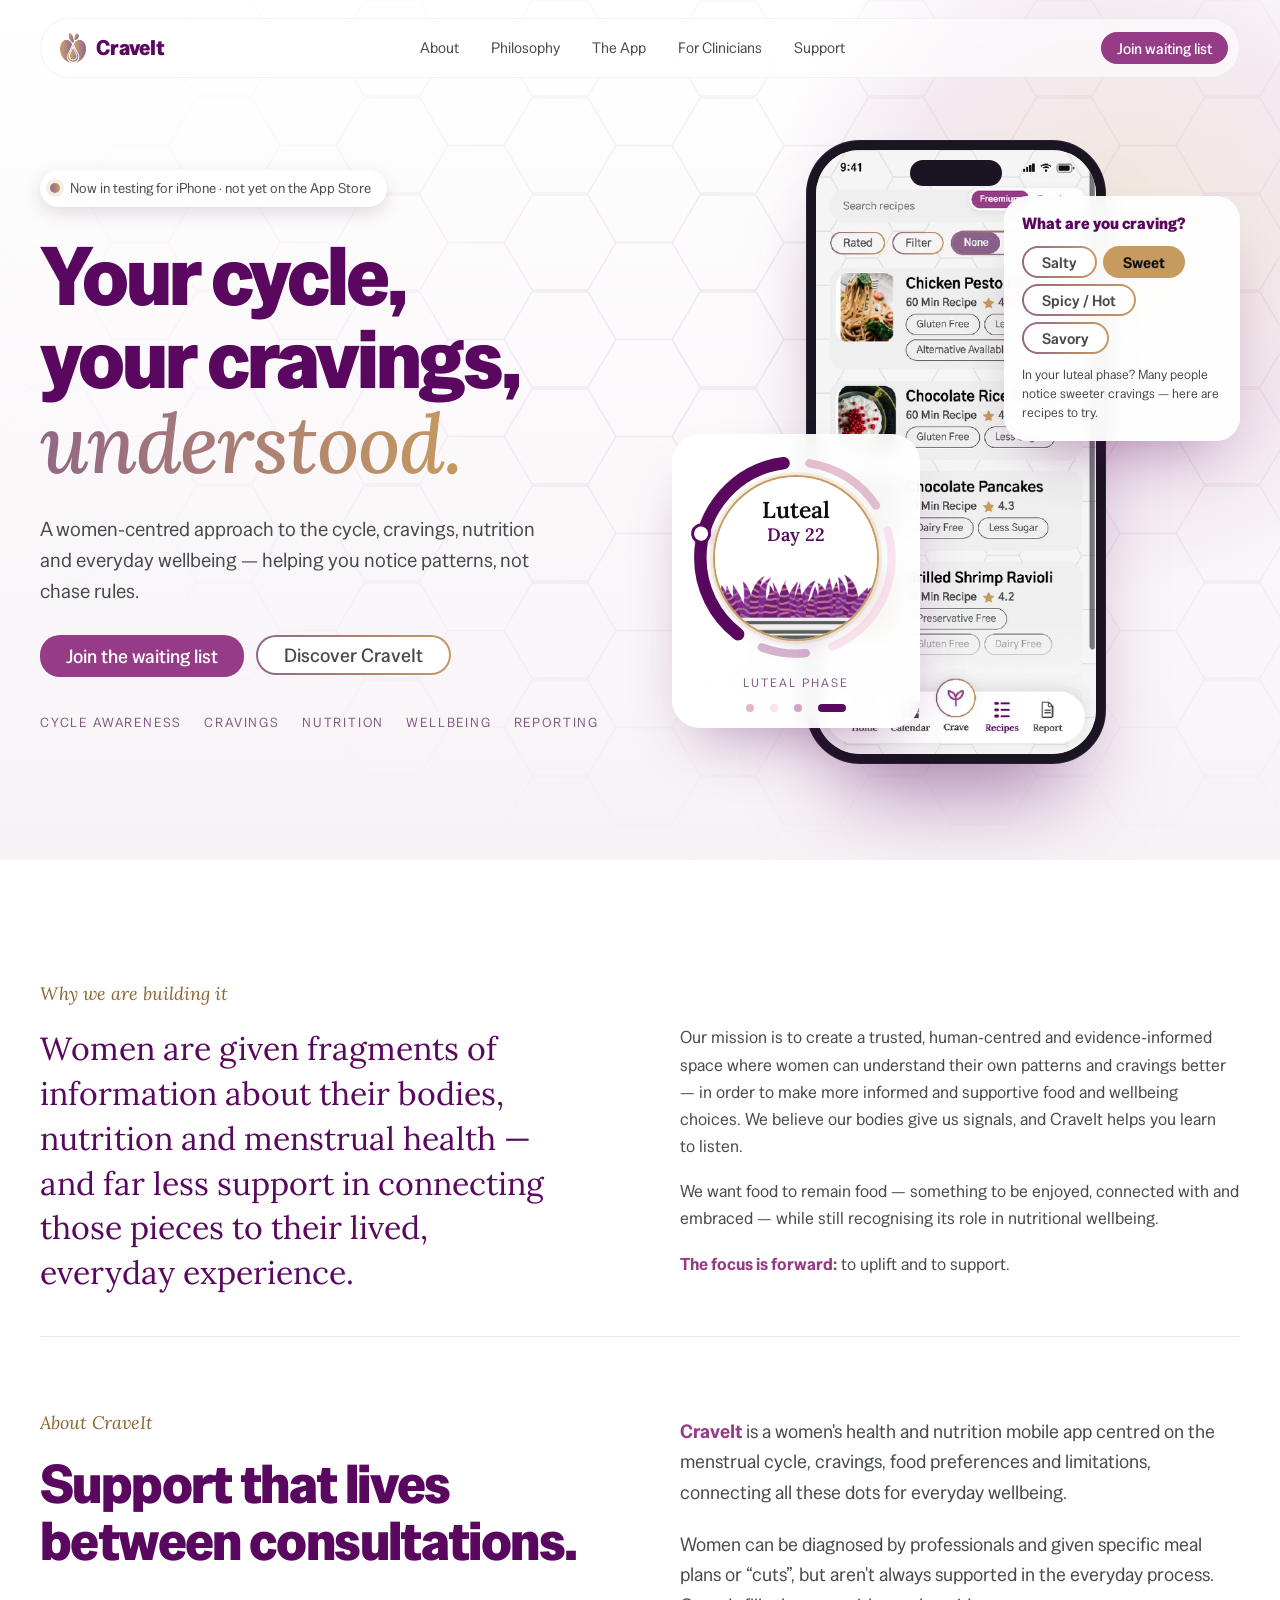
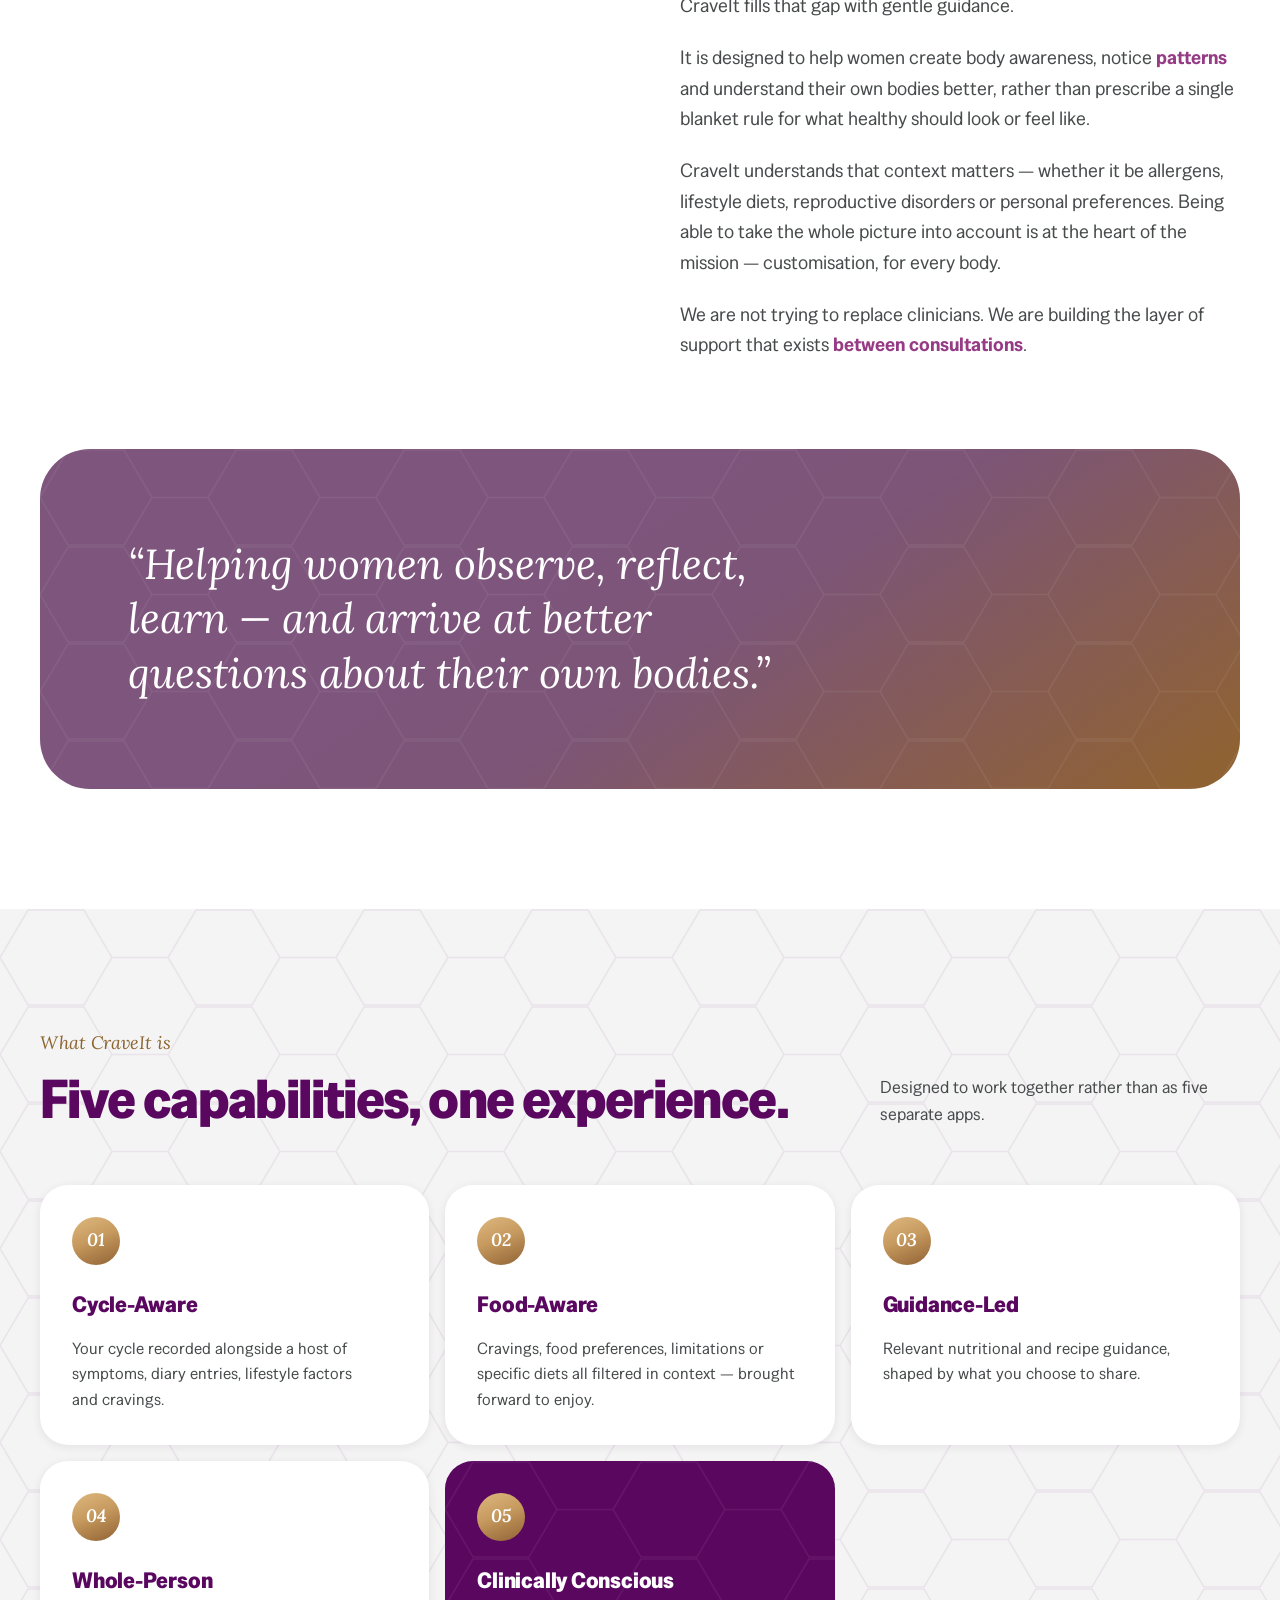
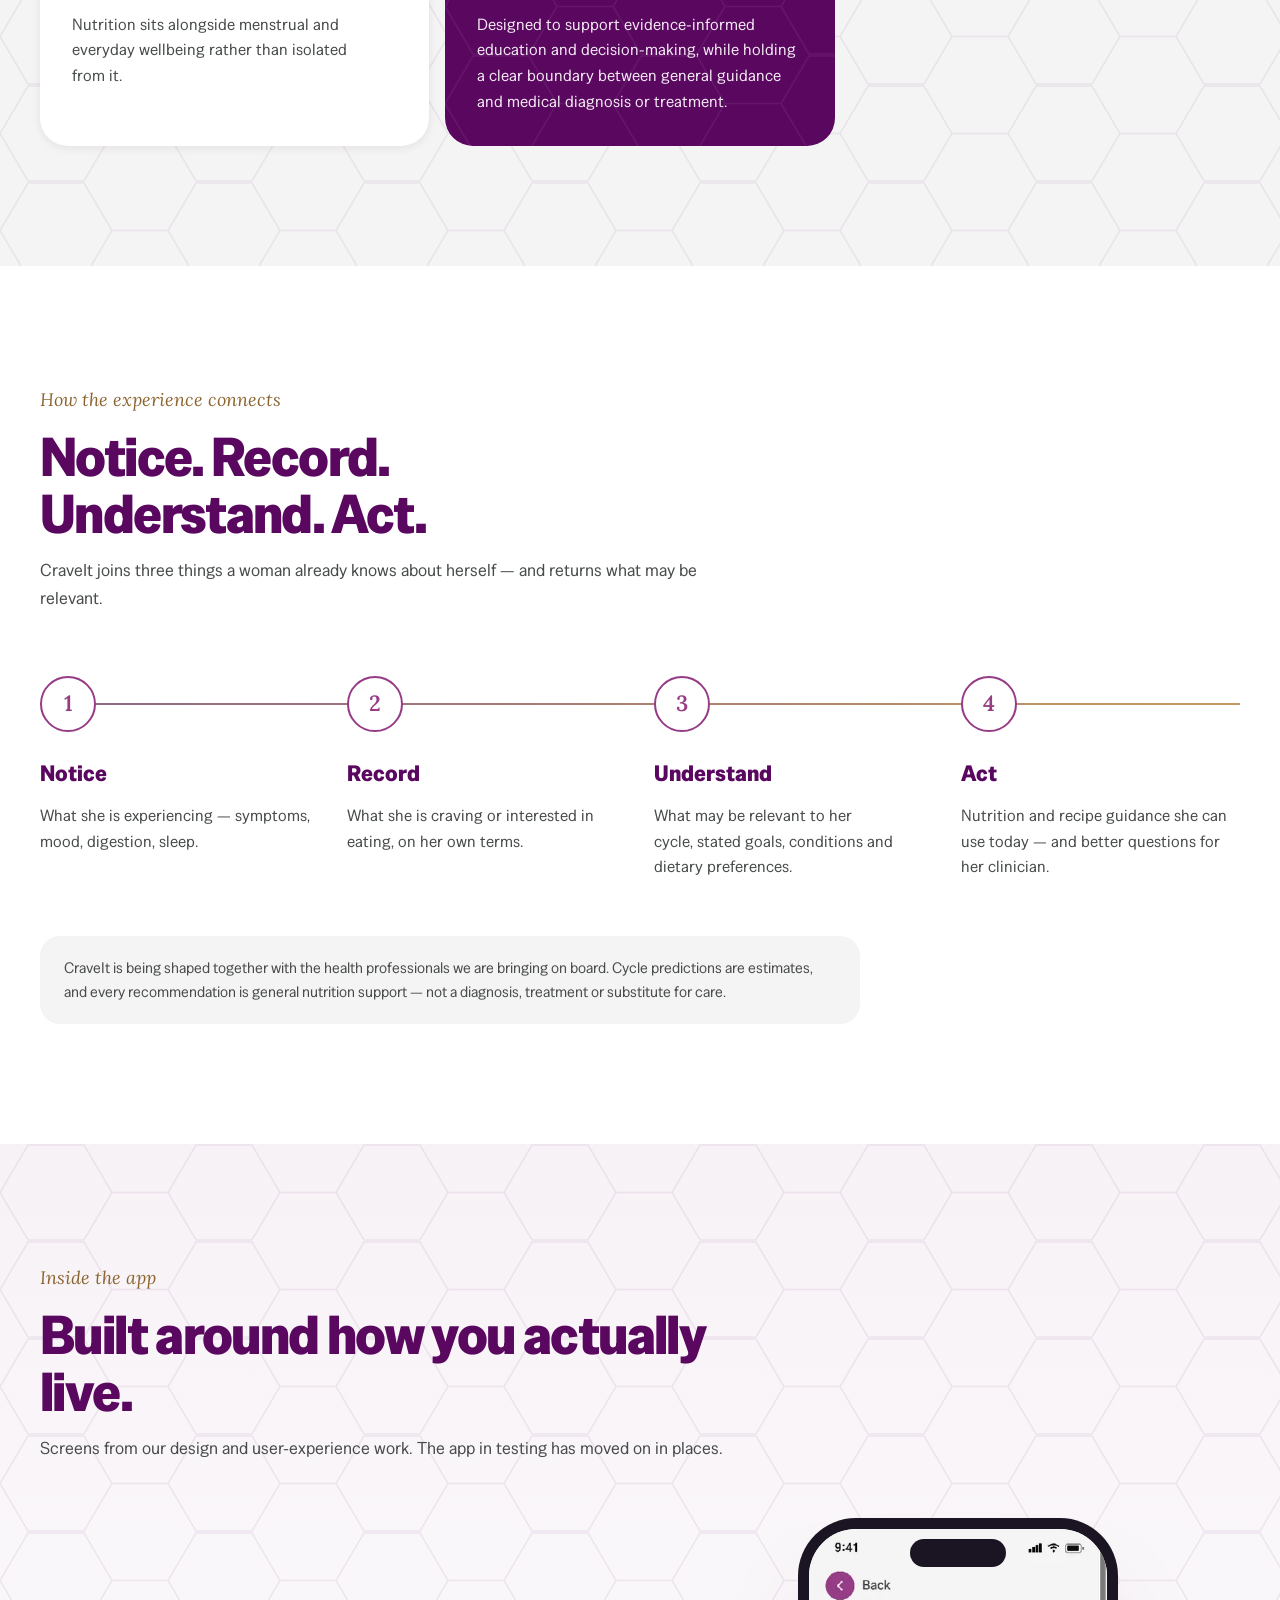
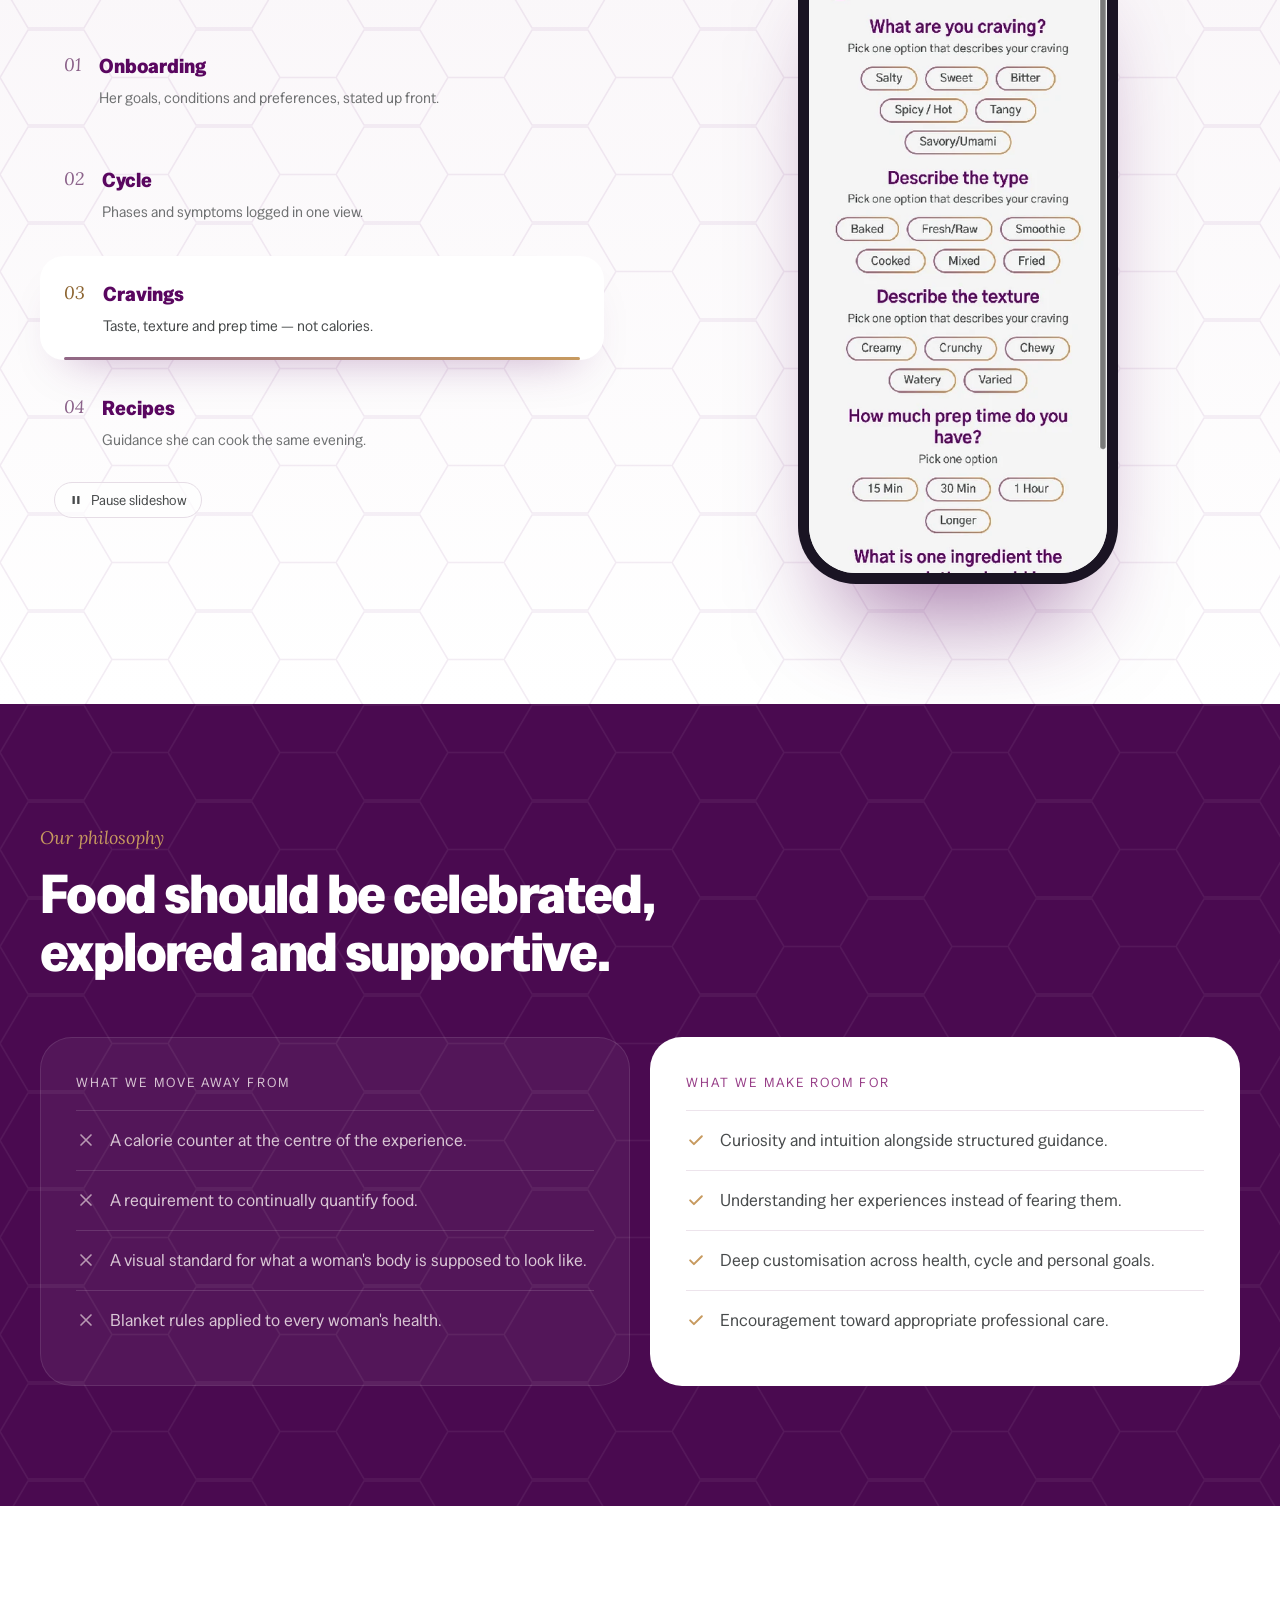
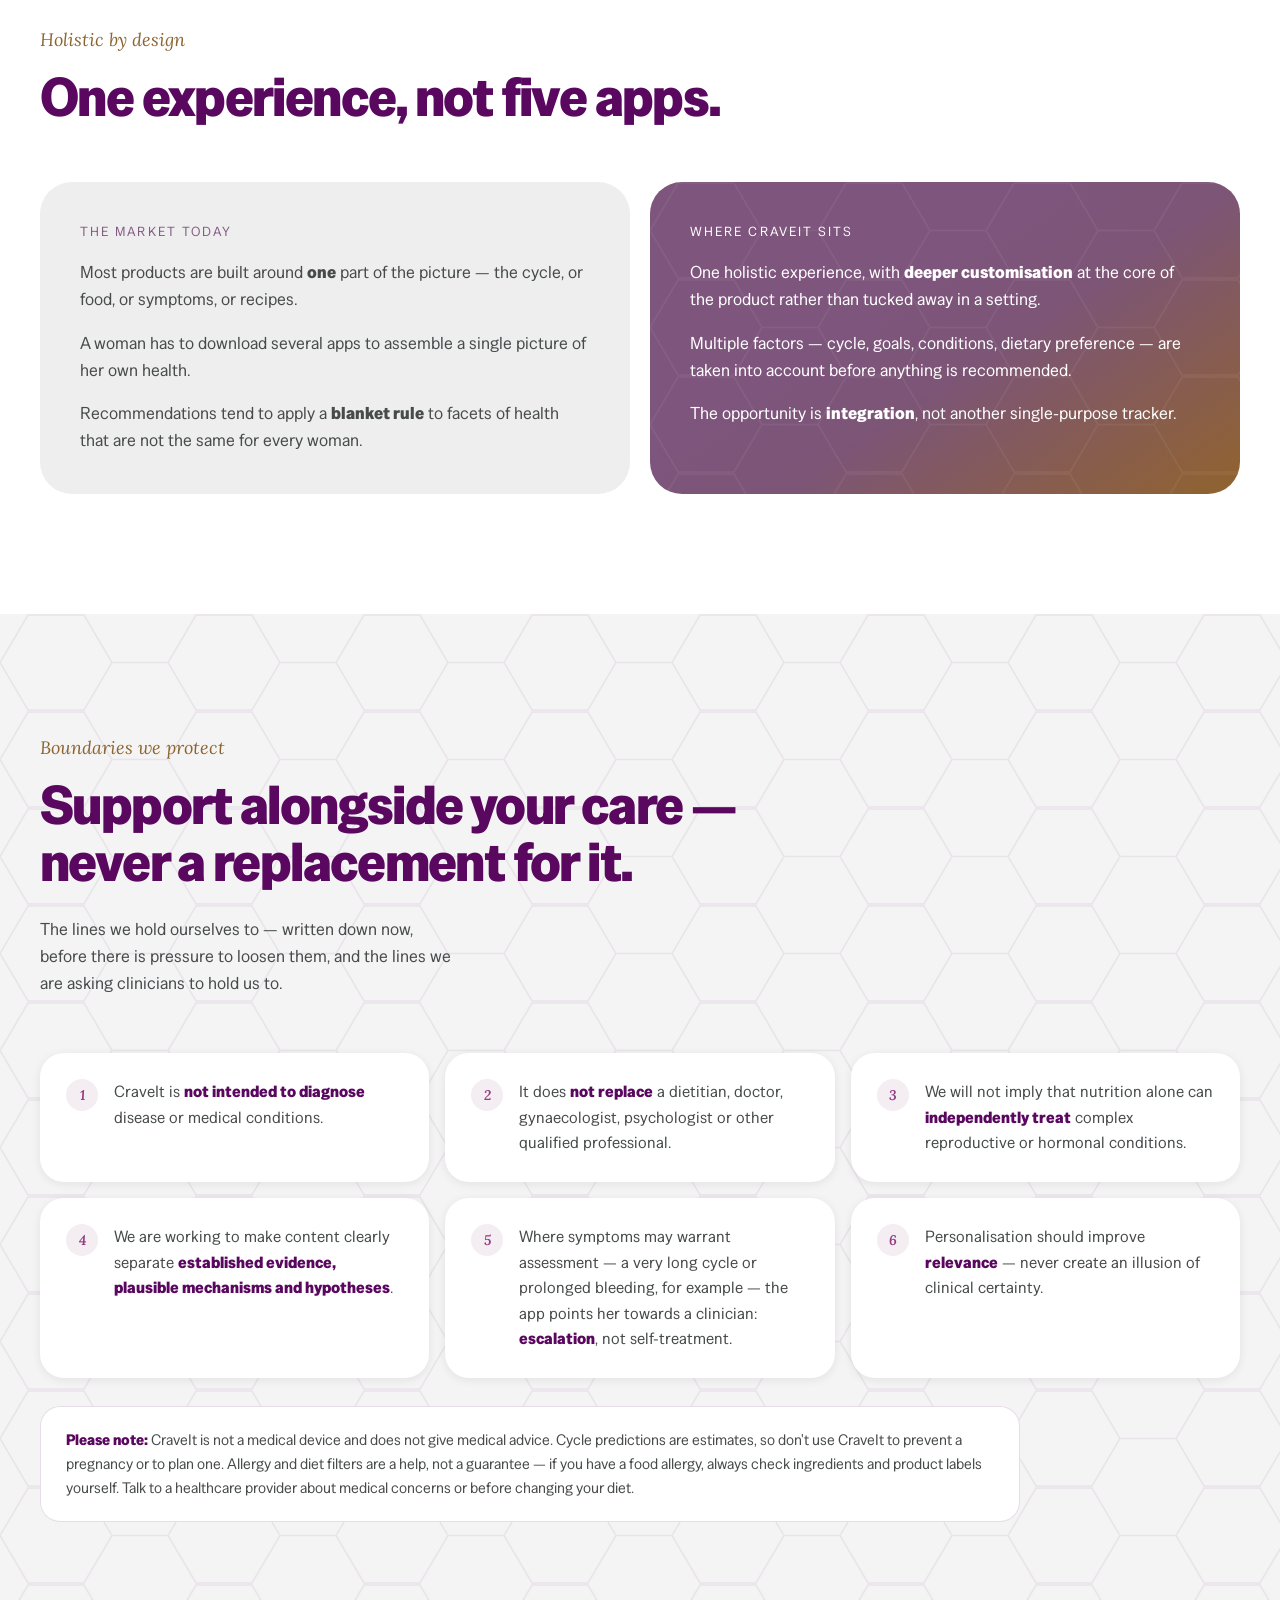
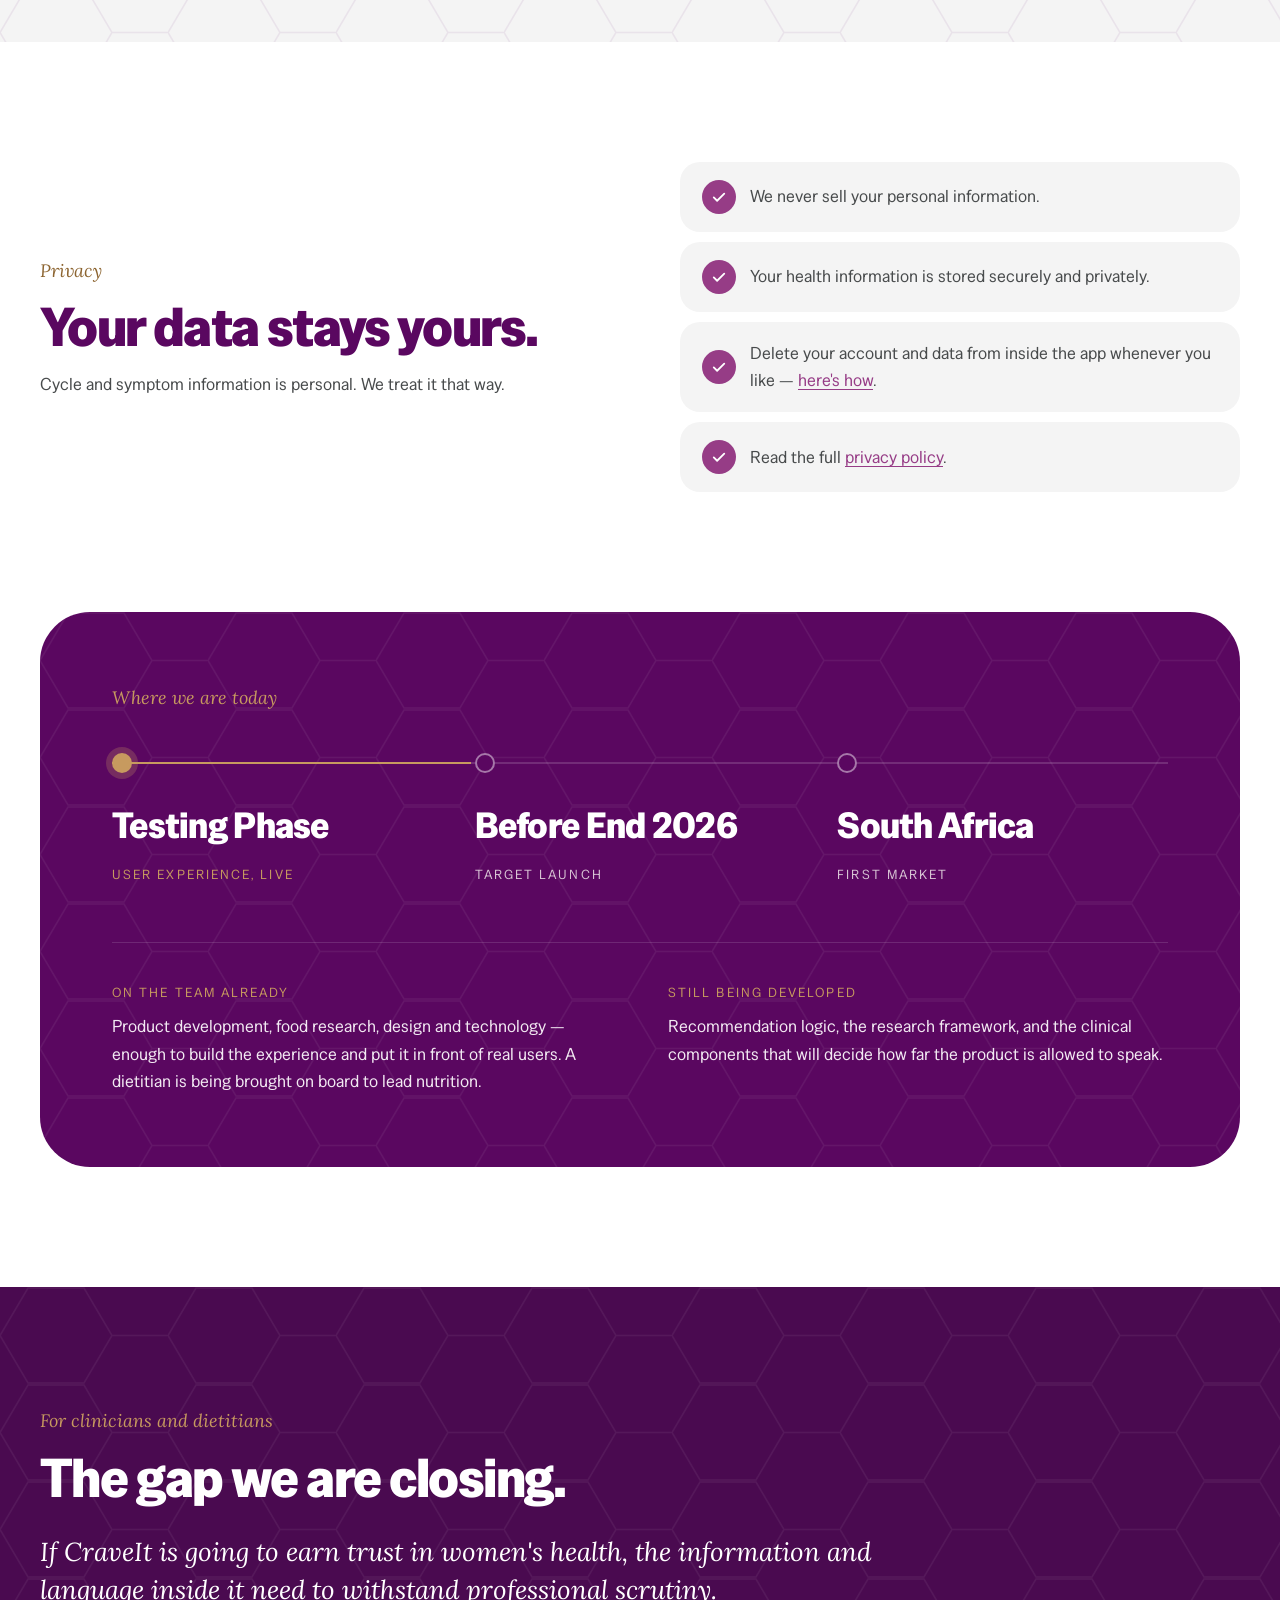
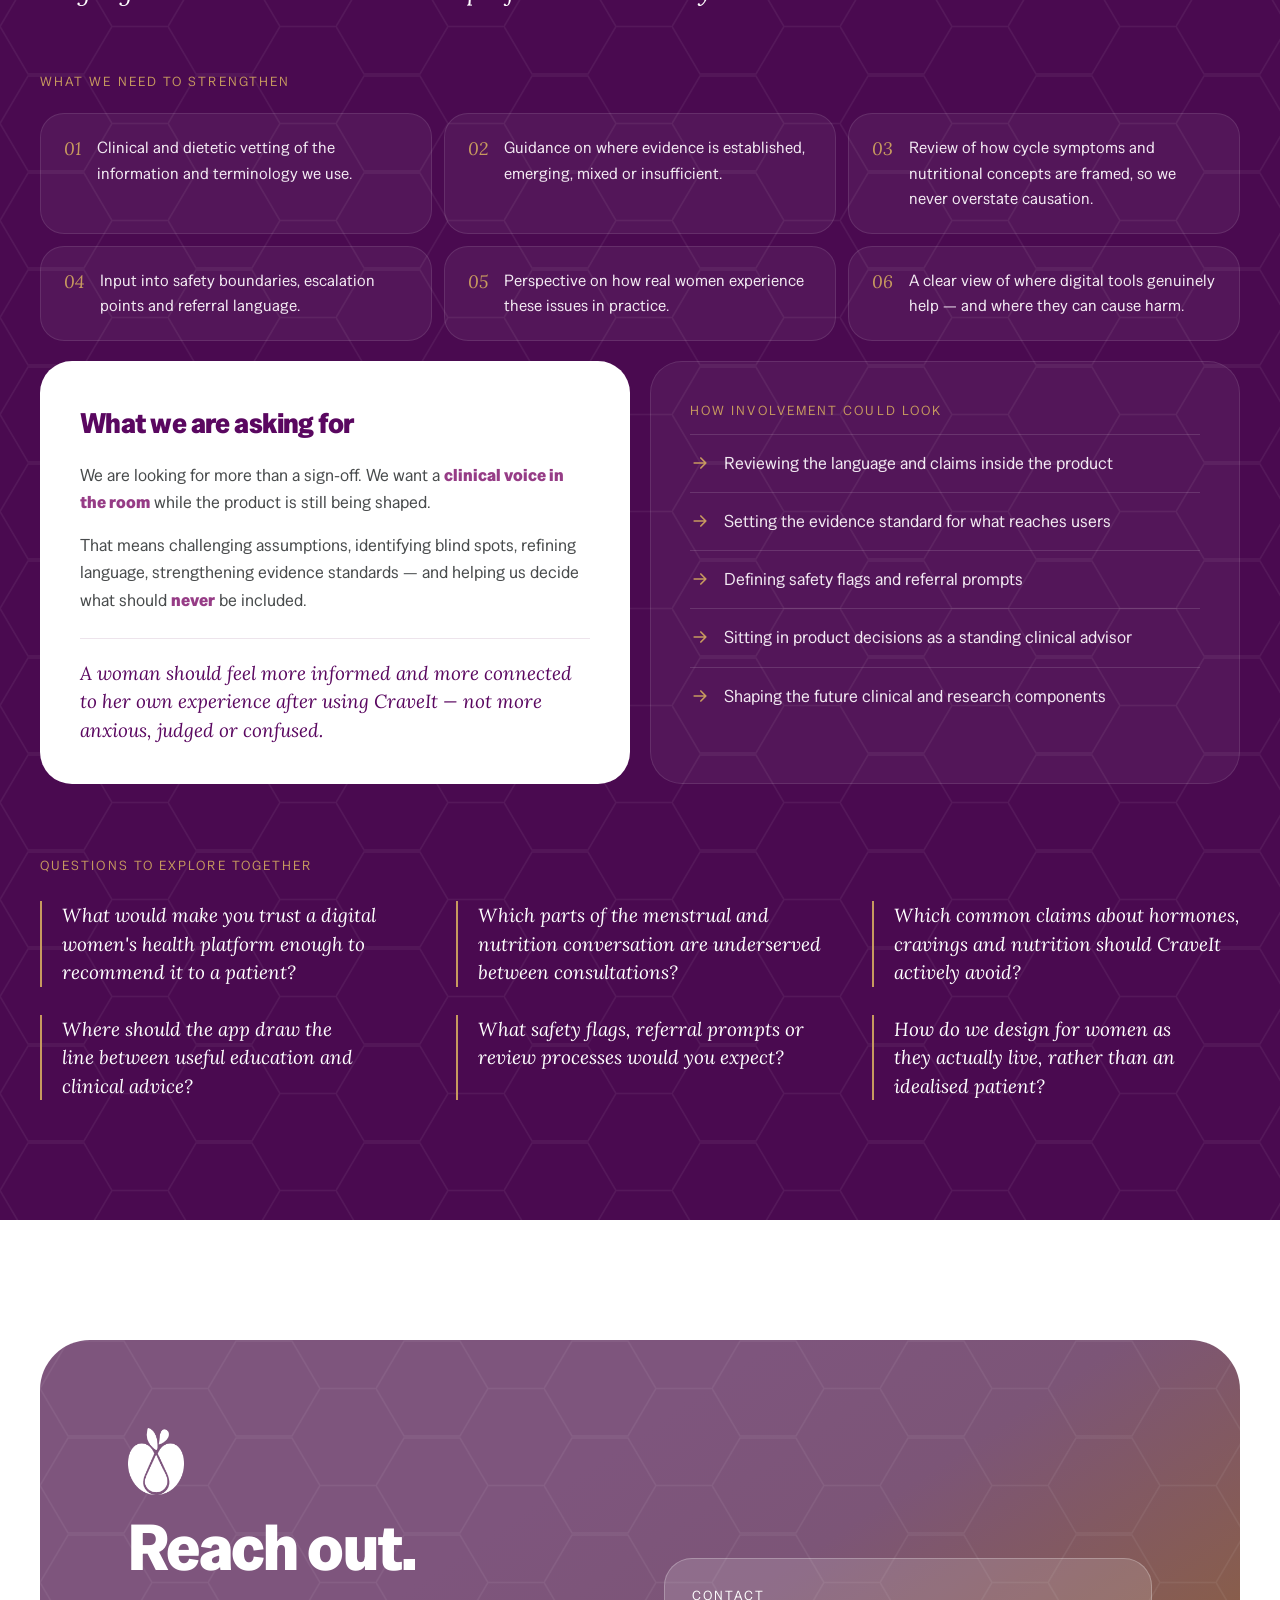
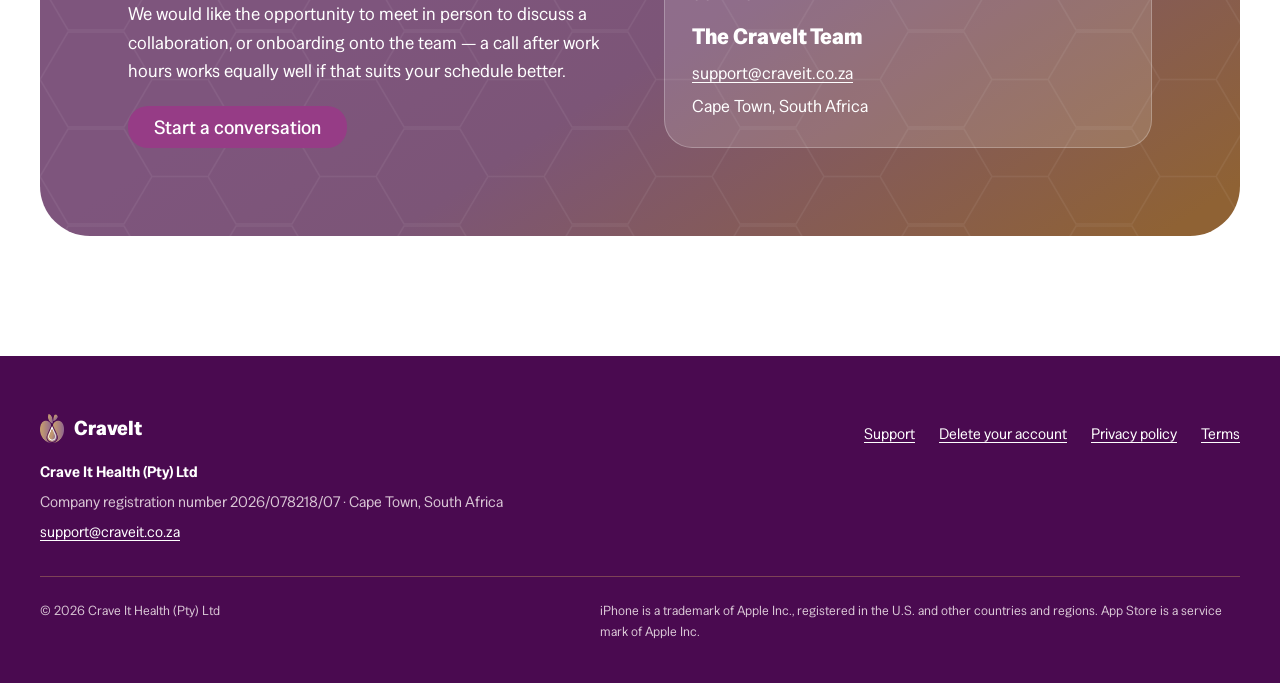
<file: index.html>
<!doctype html>
<html lang="en-ZA">
<head>
  <meta charset="utf-8">
  <meta name="viewport" content="width=device-width, initial-scale=1">
  <title>CraveIt — A women-centred approach to the cycle, cravings and nutrition</title>
  <meta name="description" content="CraveIt is a women's health and nutrition app centred on the menstrual cycle, food preferences, cravings, symptoms and everyday wellbeing. From Crave It Health (Pty) Ltd, Cape Town.">
  <link rel="canonical" href="https://craveit.co.za/">
  <meta property="og:type" content="website">
  <meta property="og:site_name" content="CraveIt">
  <meta property="og:title" content="CraveIt — A women-centred approach to the cycle, cravings and nutrition">
  <meta property="og:description" content="Helping women notice patterns across their cycle, cravings, nutrition and everyday wellbeing — support between consultations, never instead of them.">
  <meta property="og:url" content="https://craveit.co.za/">
  <meta property="og:image" content="https://craveit.co.za/assets/img/og-card.png">
  <meta property="og:image:width" content="1200">
  <meta property="og:image:height" content="630">
  <meta property="og:image:alt" content="The CraveIt logo and the words: a women-centred approach to the cycle, cravings, nutrition and everyday wellbeing.">
  <meta name="twitter:card" content="summary_large_image">
  <meta name="theme-color" content="#4A0A50">
  <link rel="icon" href="/favicon.ico" sizes="any">
  <link rel="icon" type="image/png" href="/favicon-32.png">
  <link rel="apple-touch-icon" href="/apple-touch-icon.png">
  <link rel="preload" href="/assets/fonts/SpecialGothic-Variable.woff2" as="font" type="font/woff2" crossorigin>
  <link rel="preload" href="/assets/fonts/Lora-Italic-VariableFont.woff2" as="font" type="font/woff2" crossorigin>
  <link rel="stylesheet" href="/assets/site.css">
  <script src="/assets/site.js" defer></script>
  <script type="application/ld+json">
  {
    "@context": "https://schema.org",
    "@type": "Organization",
    "name": "Crave It Health (Pty) Ltd",
    "legalName": "Crave It Health (Pty) Ltd",
    "alternateName": "CraveIt",
    "duns": "588347011",
    "url": "https://craveit.co.za/",
    "logo": "https://craveit.co.za/assets/img/icon-192.png",
    "email": "support@craveit.co.za",
    "address": { "@type": "PostalAddress", "addressLocality": "Cape Town", "addressCountry": "ZA" }
  }
  </script>
</head>
<body>
<a class="skip" href="#main">Skip to content</a>
<div class="page">

  <header class="hdr">
    <div class="hdr-bar">
      <a class="brand" href="#top" aria-label="CraveIt home"><img src="/assets/img/craveit-logo-small.png" alt="" width="26" height="31">CraveIt</a>
      <nav class="hdr-nav" id="site-nav" aria-label="Main">
        <a href="#about">About</a>
        <a href="#philosophy">Philosophy</a>
        <a href="#product">The App</a>
        <a href="#clinicians">For Clinicians</a>
        <a href="/support.html">Support</a>
      </nav>
      <div class="hdr-actions">
        <a class="btn btn--sm" href="mailto:support@craveit.co.za?subject=CraveIt%20waiting%20list" aria-label="Join waiting list"><span>Join<span class="cta-long"> waiting list</span></span></a>
        <button class="menu-btn" type="button" aria-expanded="false" aria-controls="site-nav" aria-label="Menu">
          <svg class="bars" width="20" height="20" viewBox="0 0 24 24" fill="none" stroke="currentColor" stroke-width="2" stroke-linecap="round" aria-hidden="true"><path d="M4 7h16M4 12h16M4 17h16"/></svg>
          <svg class="x" width="20" height="20" viewBox="0 0 24 24" fill="none" stroke="currentColor" stroke-width="2" stroke-linecap="round" aria-hidden="true"><path d="M6 6l12 12M18 6L6 18"/></svg>
        </button>
      </div>
    </div>
  </header>

  <main id="main">

    <!-- Hero -->
    <section id="top" class="hero" aria-labelledby="hero-title">
      <div class="hex hero__hex" aria-hidden="true"></div>
      <div class="hero__glow" aria-hidden="true"></div>
      <div class="hero__grid">
        <div class="hero__copy">
          <p class="status" data-reveal="0"><span class="status__dot" aria-hidden="true"></span>Now in testing for iPhone · not yet on the App&nbsp;Store</p>
          <h1 id="hero-title" data-reveal="80">Your cycle, your cravings, <span class="hero__accent">understood.</span></h1>
          <p class="hero__lede" data-reveal="160">A women-centred approach to the cycle, cravings, nutrition and everyday wellbeing — helping you notice patterns, not chase rules.</p>
          <div class="hero__actions" data-reveal="240">
            <a class="btn" href="mailto:support@craveit.co.za?subject=CraveIt%20waiting%20list">Join the waiting list</a>
            <a class="btn btn--secondary" href="#why">Discover CraveIt</a>
          </div>
          <p class="hero__tags" data-reveal="320"><span>Cycle Awareness</span><span class="sep" aria-hidden="true">·</span><span>Cravings</span><span class="sep" aria-hidden="true">·</span><span>Nutrition</span><span class="sep" aria-hidden="true">·</span><span>Wellbeing</span><span class="sep" aria-hidden="true">·</span><span>Reporting</span></p>
        </div>

        <div class="hero__visual" data-reveal="200">
          <div class="phone">
            <div class="phone__screen"><img src="/assets/img/screen-recipes.webp" width="417" height="900" fetchpriority="high" alt="The CraveIt recipe list with dishes such as chicken pesto pasta and chocolate pancakes, each with cooking time, rating and diet tags."></div>
            <div class="phone__notch" aria-hidden="true"></div>
          </div>

          <!-- Phase ring: an illustration, not real data -->
          <div class="ring-card" data-ring role="group" aria-label="Illustration only: an example CraveIt cycle ring stepping through the four cycle phases. It does not show real data.">
            <div class="ring" aria-hidden="true">
              <svg viewBox="0 0 100 100" focusable="false">
                <circle class="ring__seg" cx="50" cy="50" r="46" fill="none" stroke="#BD5E8F" stroke-linecap="round" stroke-dasharray="39.02 289.03" stroke-dashoffset="-6.50"/>
                <circle class="ring__seg" cx="50" cy="50" r="46" fill="none" stroke="#F8BBD9" stroke-linecap="round" stroke-dasharray="67.92 289.03" stroke-dashoffset="-58.53"/>
                <circle class="ring__seg" cx="50" cy="50" r="46" fill="none" stroke="#963C86" stroke-linecap="round" stroke-dasharray="21.68 289.03" stroke-dashoffset="-139.46"/>
                <circle class="ring__seg is-on" cx="50" cy="50" r="46" fill="none" stroke="#5A0760" stroke-linecap="round" stroke-dasharray="108.38 289.03" stroke-dashoffset="-174.14"/>
              </svg>
              <div class="ring__marker"><span></span></div>
              <div class="ring__face">
                <div class="ring__layer"><img src="/assets/img/phase-period.png" width="468" height="492" alt=""><div class="ring__text"><div class="ring__name">Period</div><div class="ring__day">Day 4</div></div></div>
                <div class="ring__layer"><img src="/assets/img/phase-follicular.png" width="468" height="492" alt=""><div class="ring__text"><div class="ring__name">Follicular</div><div class="ring__day">Day 9</div></div></div>
                <div class="ring__layer"><img src="/assets/img/phase-ovulation.png" width="468" height="492" alt=""><div class="ring__text"><div class="ring__name">Ovulating</div><div class="ring__day">Day 14</div></div></div>
                <div class="ring__layer is-on"><img src="/assets/img/phase-luteal.png" width="468" height="492" alt=""><div class="ring__text"><div class="ring__name">Luteal</div><div class="ring__day">Day 22</div></div></div>
              </div>
            </div>
            <div class="ring__labels" aria-hidden="true">
              <div class="ring__label">Period Phase</div>
              <div class="ring__label">Follicular Phase</div>
              <div class="ring__label">Ovulation Phase</div>
              <div class="ring__label is-on">Luteal Phase</div>
            </div>
            <div class="ring__dots">
              <button type="button" class="ring__dot" style="background:#BD5E8F" aria-pressed="false" aria-label="Show the period phase example" disabled></button>
              <button type="button" class="ring__dot" style="background:#F8BBD9" aria-pressed="false" aria-label="Show the follicular phase example" disabled></button>
              <button type="button" class="ring__dot" style="background:#963C86" aria-pressed="false" aria-label="Show the ovulation phase example" disabled></button>
              <button type="button" class="ring__dot is-on" style="background:#5A0760" aria-pressed="true" aria-label="Show the luteal phase example" disabled></button>
            </div>
          </div>

          <!-- Craving picker: an illustration of the in-app flow -->
          <div class="crave" data-crave role="group" aria-labelledby="crave-title">
            <p class="crave__title" id="crave-title">What are you craving?</p>
            <div class="crave__chips">
              <button type="button" class="chip" aria-pressed="false" disabled data-note="Noted. We'll look for savoury recipes that fit where you are this week.">Salty</button>
              <button type="button" class="chip" aria-pressed="true" disabled data-note="In your luteal phase? Many people notice sweeter cravings — here are recipes to try.">Sweet</button>
              <button type="button" class="chip" aria-pressed="false" disabled data-note="Warming dishes coming up, matched to your prep time.">Spicy / Hot</button>
              <button type="button" class="chip" aria-pressed="false" disabled data-note="Umami-rich ideas, with swaps that suit your goals.">Savory</button>
            </div>
            <p class="crave__note" aria-live="polite">In your luteal phase? Many people notice sweeter cravings — here are recipes to try.</p>
          </div>
        </div>
      </div>
    </section>

    <!-- Why (comes first: owner, 4 Oct 2026) -->
    <section id="why" class="sec why" aria-labelledby="why-title">
      <div class="container grid cols-420 why__grid">
        <div class="head head--18" data-reveal="0">
          <h2 id="why-title" class="eyebrow">Why we are building it</h2>
          <p class="why__lead">Women are given fragments of information about their bodies, nutrition and menstrual health — and far less support in connecting those pieces to their lived, everyday experience.</p>
        </div>
        <div class="stack why__copy">
          <p class="pretty" data-reveal="80">Our mission is to create a trusted, human-centred and evidence-informed space where women can understand their own patterns and cravings better — in order to make more informed and supportive food and wellbeing choices. We believe our bodies give us signals, and CraveIt helps you learn to listen.</p>
          <p class="pretty" data-reveal="140">We want food to remain food — something to be enjoyed, connected with and embraced — while still recognising its role in nutritional wellbeing.</p>
          <p data-reveal="200"><strong class="hl">The focus is forward:</strong> to uplift and to support.</p>
        </div>
      </div>
    </section>

    <!-- About -->
    <section id="about" class="sec about" aria-labelledby="about-title">
      <div class="container grid cols-420 about__grid">
        <div class="head head--18" data-reveal="0">
          <p class="eyebrow">About CraveIt</p>
          <h2 id="about-title" class="h2 balance">Support that lives between consultations.</h2>
        </div>
        <div class="stack about__copy">
          <p data-reveal="80"><strong class="hl">CraveIt</strong> is a women's health and nutrition mobile app centred on the menstrual cycle, cravings, food preferences and limitations, connecting all these dots for everyday wellbeing.</p>
          <p data-reveal="140">Women can be diagnosed by professionals and given specific meal plans or “cuts”, but aren't always supported in the everyday process. CraveIt fills that gap with gentle guidance.</p>
          <p data-reveal="200">It is designed to help women create body awareness, notice <strong class="hl">patterns</strong> and understand their own bodies better, rather than prescribe a single blanket rule for what healthy should look or feel like.</p>
          <p data-reveal="260">CraveIt understands that context matters — whether it be allergens, lifestyle diets, reproductive disorders or personal preferences. Being able to take the whole picture into account is at the heart of the mission — customisation, for every body.</p>
          <p data-reveal="320">We are not trying to replace clinicians. We are building the layer of support that exists <strong class="hl">between consultations</strong>.</p>
        </div>
      </div>
      <div class="quote-card grad" data-reveal="0">
        <div class="hex hex--night" aria-hidden="true"></div>
        <p>“Helping women observe, reflect, learn — and arrive at better questions about their own bodies.”</p>
      </div>
    </section>

    <!-- What CraveIt is -->
    <section class="sec mist" aria-labelledby="caps-title">
      <div class="hex" aria-hidden="true"></div>
      <div class="container">
        <div class="head head--split" data-reveal="0">
          <div class="head">
            <p class="eyebrow">What CraveIt is</p>
            <h2 id="caps-title" class="h2">Five capabilities, one experience.</h2>
          </div>
          <p class="head-note">Designed to work together rather than as five separate apps.</p>
        </div>
        <ul class="list grid cols-320 caps">
          <li data-reveal="0"><div class="cap"><span class="cap__n" aria-hidden="true">01</span><h3>Cycle-Aware</h3><p>Your cycle recorded alongside a host of symptoms, diary entries, lifestyle factors and cravings.</p></div></li>
          <li data-reveal="80"><div class="cap"><span class="cap__n" aria-hidden="true">02</span><h3>Food-Aware</h3><p>Cravings, food preferences, limitations or specific diets all filtered in context — brought forward to enjoy.</p></div></li>
          <li data-reveal="160"><div class="cap"><span class="cap__n" aria-hidden="true">03</span><h3>Guidance-Led</h3><p>Relevant nutritional and recipe guidance, shaped by what you choose to share.</p></div></li>
          <li data-reveal="240"><div class="cap"><span class="cap__n" aria-hidden="true">04</span><h3>Whole-Person</h3><p>Nutrition sits alongside menstrual and everyday wellbeing rather than isolated from it.</p></div></li>
          <li data-reveal="320"><div class="cap cap--dark"><div class="hex hex--night" aria-hidden="true"></div><span class="cap__n" aria-hidden="true">05</span><h3>Clinically Conscious</h3><p>Designed to support evidence-informed education and decision-making, while holding a clear boundary between general guidance and medical diagnosis or treatment.</p></div></li>
        </ul>
      </div>
    </section>

    <!-- How the experience connects -->
    <section id="how" class="sec" aria-labelledby="how-title">
      <div class="container">
        <div class="head head--720" data-reveal="0">
          <p class="eyebrow">How the experience connects</p>
          <h2 id="how-title" class="h2 balance">Notice. Record. Understand. Act.</h2>
          <p>CraveIt joins three things a woman already knows about herself — and returns what may be relevant.</p>
        </div>
        <div class="steps-wrap">
          <div class="track" aria-hidden="true"></div>
          <div class="track-fill" data-grow aria-hidden="true"></div>
          <ol class="list grid cols-220 steps">
            <li class="step" data-reveal="0"><span class="step__n" aria-hidden="true">1</span><h3>Notice</h3><p>What she is experiencing — symptoms, mood, digestion, sleep.</p></li>
            <li class="step" data-reveal="120"><span class="step__n" aria-hidden="true">2</span><h3>Record</h3><p>What she is craving or interested in eating, on her own terms.</p></li>
            <li class="step" data-reveal="240"><span class="step__n" aria-hidden="true">3</span><h3>Understand</h3><p>What may be relevant to her cycle, stated goals, conditions and dietary preferences.</p></li>
            <li class="step" data-reveal="360"><span class="step__n" aria-hidden="true">4</span><h3>Act</h3><p>Nutrition and recipe guidance she can use today — and better questions for her clinician.</p></li>
          </ol>
        </div>
        <p class="aside" data-reveal="0">CraveIt is being shaped together with the health professionals we are bringing on board. Cycle predictions are estimates, and every recommendation is general nutrition support — not a diagnosis, treatment or substitute for care.</p>
      </div>
    </section>

    <!-- Inside the app -->
    <section id="product" class="sec product" aria-labelledby="product-title">
      <div class="hex" aria-hidden="true"></div>
      <div class="container">
        <div class="head head--720" data-reveal="0">
          <p class="eyebrow">Inside the app</p>
          <h2 id="product-title" class="h2">Built around how you actually live.</h2>
          <p>Screens from our design and user-experience work. The app in testing has moved on in places.</p>
        </div>
        <div class="grid cols-380 screens" data-screens>
          <div class="scr-list" data-reveal="0">
            <button type="button" class="scr is-on" aria-pressed="true" aria-controls="scr-stage" disabled><span class="scr__n" aria-hidden="true">01</span><span class="scr__text"><span class="scr__title">Onboarding</span><span class="scr__desc">Her goals, conditions and preferences, stated up front.</span></span><span class="scr__bar" aria-hidden="true"><span class="scr__fill"></span></span></button>
            <button type="button" class="scr" aria-pressed="false" aria-controls="scr-stage" disabled><span class="scr__n" aria-hidden="true">02</span><span class="scr__text"><span class="scr__title">Cycle</span><span class="scr__desc">Phases and symptoms logged in one view.</span></span><span class="scr__bar" aria-hidden="true"><span class="scr__fill"></span></span></button>
            <button type="button" class="scr" aria-pressed="false" aria-controls="scr-stage" disabled><span class="scr__n" aria-hidden="true">03</span><span class="scr__text"><span class="scr__title">Cravings</span><span class="scr__desc">Taste, texture and prep time — not calories.</span></span><span class="scr__bar" aria-hidden="true"><span class="scr__fill"></span></span></button>
            <button type="button" class="scr" aria-pressed="false" aria-controls="scr-stage" disabled><span class="scr__n" aria-hidden="true">04</span><span class="scr__text"><span class="scr__title">Recipes</span><span class="scr__desc">Guidance she can cook the same evening.</span></span><span class="scr__bar" aria-hidden="true"><span class="scr__fill"></span></span></button>
            <p class="scr-caption" aria-hidden="true">Her goals, conditions and preferences, stated up front.</p>
            <button type="button" class="scr-pause">
              <svg class="pause" width="14" height="14" viewBox="0 0 24 24" fill="currentColor" aria-hidden="true"><rect x="6" y="5" width="4" height="14" rx="1"/><rect x="14" y="5" width="4" height="14" rx="1"/></svg>
              <svg class="play" width="14" height="14" viewBox="0 0 24 24" fill="currentColor" aria-hidden="true"><path d="M8 5.5v13a1 1 0 0 0 1.5.86l10.2-6.5a1 1 0 0 0 0-1.72L9.5 4.64A1 1 0 0 0 8 5.5z"/></svg>
              <span class="scr-pause__label">Pause slideshow</span>
            </button>
          </div>
          <div class="scr-stage" id="scr-stage" data-reveal="120">
            <div class="phone phone--lg">
              <div class="phone__screen">
                <img class="scr-img scr-img--top is-on" src="/assets/img/screen-onboarding.webp" width="417" height="900" loading="lazy" alt="The CraveIt Your Health Goals screen: cards for goals such as balanced nutrition, boosting energy, digestive health, immune support, heart health and skin health.">
                <img class="scr-img" aria-hidden="true" src="/assets/img/screen-cycle.webp" width="417" height="900" loading="lazy" alt="The CraveIt cycle calendar for a month, with period and luteal days shaded and a button to add symptoms.">
                <img class="scr-img" aria-hidden="true" src="/assets/img/screen-cravings.webp" width="417" height="900" loading="lazy" alt="The CraveIt craving form: choose a taste, type, texture and prep time, then name one ingredient.">
                <img class="scr-img" aria-hidden="true" src="/assets/img/screen-recipes.webp" width="417" height="900" loading="lazy" alt="The CraveIt recipe list with dishes such as chicken pesto pasta and chocolate pancakes, each with cooking time, rating and diet tags.">
              </div>
              <div class="phone__notch" aria-hidden="true"></div>
            </div>
          </div>
        </div>
      </div>
    </section>

    <!-- Philosophy -->
    <section id="philosophy" class="sec dark" aria-labelledby="philosophy-title">
      <div class="hex hex--night" aria-hidden="true"></div>
      <div class="container">
        <div class="head head--760" data-reveal="0">
          <p class="eyebrow">Our philosophy</p>
          <h2 id="philosophy-title" class="h2 balance">Food should be celebrated, explored and supportive.</h2>
        </div>
        <div class="grid cols-420 pair">
          <div class="panel panel--glass" data-reveal="0">
            <h3 class="kicker kicker--soft">What We Move Away From</h3>
            <ul class="list lines lines--away">
              <li><svg class="icon" width="20" height="20" viewBox="0 0 24 24" fill="none" stroke="#B89AB4" stroke-width="2" stroke-linecap="round" aria-hidden="true"><path d="M6 6l12 12M18 6L6 18"/></svg><span>A calorie counter at the centre of the experience.</span></li>
              <li><svg class="icon" width="20" height="20" viewBox="0 0 24 24" fill="none" stroke="#B89AB4" stroke-width="2" stroke-linecap="round" aria-hidden="true"><path d="M6 6l12 12M18 6L6 18"/></svg><span>A requirement to continually quantify food.</span></li>
              <li><svg class="icon" width="20" height="20" viewBox="0 0 24 24" fill="none" stroke="#B89AB4" stroke-width="2" stroke-linecap="round" aria-hidden="true"><path d="M6 6l12 12M18 6L6 18"/></svg><span>A visual standard for what a woman's body is supposed to look like.</span></li>
              <li><svg class="icon" width="20" height="20" viewBox="0 0 24 24" fill="none" stroke="#B89AB4" stroke-width="2" stroke-linecap="round" aria-hidden="true"><path d="M6 6l12 12M18 6L6 18"/></svg><span>Blanket rules applied to every woman's health.</span></li>
            </ul>
          </div>
          <div class="panel panel--white" data-reveal="120">
            <h3 class="kicker kicker--purple">What We Make Room For</h3>
            <ul class="list lines">
              <li><svg class="icon" width="20" height="20" viewBox="0 0 24 24" fill="none" stroke="#C79A5F" stroke-width="2.4" stroke-linecap="round" stroke-linejoin="round" aria-hidden="true"><path d="m5 12.5 4.5 4.5L19 7.5"/></svg><span>Curiosity and intuition alongside structured guidance.</span></li>
              <li><svg class="icon" width="20" height="20" viewBox="0 0 24 24" fill="none" stroke="#C79A5F" stroke-width="2.4" stroke-linecap="round" stroke-linejoin="round" aria-hidden="true"><path d="m5 12.5 4.5 4.5L19 7.5"/></svg><span>Understanding her experiences instead of fearing them.</span></li>
              <li><svg class="icon" width="20" height="20" viewBox="0 0 24 24" fill="none" stroke="#C79A5F" stroke-width="2.4" stroke-linecap="round" stroke-linejoin="round" aria-hidden="true"><path d="m5 12.5 4.5 4.5L19 7.5"/></svg><span>Deep customisation across health, cycle and personal goals.</span></li>
              <li><svg class="icon" width="20" height="20" viewBox="0 0 24 24" fill="none" stroke="#C79A5F" stroke-width="2.4" stroke-linecap="round" stroke-linejoin="round" aria-hidden="true"><path d="m5 12.5 4.5 4.5L19 7.5"/></svg><span>Encouragement toward appropriate professional care.</span></li>
            </ul>
          </div>
        </div>
      </div>
    </section>

    <!-- Holistic by design -->
    <section class="sec" aria-labelledby="market-title">
      <div class="container">
        <div class="head head--760" data-reveal="0">
          <p class="eyebrow">Holistic by design</p>
          <h2 id="market-title" class="h2">One experience, not five apps.</h2>
        </div>
        <div class="grid cols-420 pair">
          <div class="mk mk--today" data-reveal="0">
            <h3 class="kicker kicker--muted">The Market Today</h3>
            <p>Most products are built around <strong>one</strong> part of the picture — the cycle, or food, or symptoms, or recipes.</p>
            <p>A woman has to download several apps to assemble a single picture of her own health.</p>
            <p>Recommendations tend to apply a <strong>blanket rule</strong> to facets of health that are not the same for every woman.</p>
          </div>
          <div class="mk mk--sits grad" data-reveal="120">
            <div class="hex hex--night" aria-hidden="true"></div>
            <h3 class="kicker kicker--white">Where CraveIt Sits</h3>
            <p>One holistic experience, with <strong>deeper customisation</strong> at the core of the product rather than tucked away in a setting.</p>
            <p>Multiple factors — cycle, goals, conditions, dietary preference — are taken into account before anything is recommended.</p>
            <p>The opportunity is <strong>integration</strong>, not another single-purpose tracker.</p>
          </div>
        </div>
      </div>
    </section>

    <!-- Boundaries -->
    <section id="boundaries" class="sec mist" aria-labelledby="bounds-title">
      <div class="hex" aria-hidden="true"></div>
      <div class="container">
        <div class="head head--split" data-reveal="0">
          <div class="head">
            <p class="eyebrow">Boundaries we protect</p>
            <h2 id="bounds-title" class="h2 balance">Support alongside your care&nbsp;— never a replacement for it.</h2>
          </div>
          <p class="head-note head-note--wide">The lines we hold ourselves to — written down now, before there is pressure to loosen them, and the lines we are asking clinicians to hold us to.</p>
        </div>
        <ul class="list grid cols-340 bounds">
          <li class="bound" data-reveal="0"><span class="bound__n" aria-hidden="true">1</span><p>CraveIt is <strong>not intended to diagnose</strong> disease or medical conditions.</p></li>
          <li class="bound" data-reveal="80"><span class="bound__n" aria-hidden="true">2</span><p>It does <strong>not replace</strong> a dietitian, doctor, gynaecologist, psychologist or other qualified professional.</p></li>
          <li class="bound" data-reveal="160"><span class="bound__n" aria-hidden="true">3</span><p>We will not imply that nutrition alone can <strong>independently treat</strong> complex reproductive or hormonal conditions.</p></li>
          <li class="bound" data-reveal="0"><span class="bound__n" aria-hidden="true">4</span><p>We are working to make content clearly separate <strong>established evidence, plausible mechanisms and hypotheses</strong>.</p></li>
          <li class="bound" data-reveal="80"><span class="bound__n" aria-hidden="true">5</span><p>Where symptoms may warrant assessment — a very long cycle or prolonged bleeding, for example — the app points her towards a clinician: <strong>escalation</strong>, not self-treatment.</p></li>
          <li class="bound" data-reveal="160"><span class="bound__n" aria-hidden="true">6</span><p>Personalisation should improve <strong>relevance</strong> — never create an illusion of clinical certainty.</p></li>
        </ul>
        <p class="note" data-reveal="0"><strong>Please note:</strong> CraveIt is not a medical device and does not give medical advice. Cycle predictions are estimates, so don't use CraveIt to prevent a pregnancy or to plan one. Allergy and diet filters are a help, not a guarantee — if you have a food allergy, always check ingredients and product labels yourself. Talk to a healthcare provider about medical concerns or before changing your diet.</p>
      </div>
    </section>

    <!-- Your data -->
    <section class="sec" aria-labelledby="data-title">
      <div class="container grid cols-420 data__grid">
        <div class="head" data-reveal="0">
          <p class="eyebrow">Privacy</p>
          <h2 id="data-title" class="h2">Your data stays yours.</h2>
          <p>Cycle and symptom information is personal. We treat it that way.</p>
        </div>
        <ul class="list checks" data-reveal="120">
          <li><span class="checks__i" aria-hidden="true"><svg width="18" height="18" viewBox="0 0 24 24" fill="none" stroke="#FFFFFF" stroke-width="2.4" stroke-linecap="round" stroke-linejoin="round"><path d="m5 12.5 4.5 4.5L19 7.5"/></svg></span><span>We never sell your personal information.</span></li>
          <li><span class="checks__i" aria-hidden="true"><svg width="18" height="18" viewBox="0 0 24 24" fill="none" stroke="#FFFFFF" stroke-width="2.4" stroke-linecap="round" stroke-linejoin="round"><path d="m5 12.5 4.5 4.5L19 7.5"/></svg></span><span>Your health information is stored securely and privately.</span></li>
          <li><span class="checks__i" aria-hidden="true"><svg width="18" height="18" viewBox="0 0 24 24" fill="none" stroke="#FFFFFF" stroke-width="2.4" stroke-linecap="round" stroke-linejoin="round"><path d="m5 12.5 4.5 4.5L19 7.5"/></svg></span><span>Delete your account and data from inside the app whenever you like — <a href="/support.html#delete">here's how</a>.</span></li>
          <li><span class="checks__i" aria-hidden="true"><svg width="18" height="18" viewBox="0 0 24 24" fill="none" stroke="#FFFFFF" stroke-width="2.4" stroke-linecap="round" stroke-linejoin="round"><path d="m5 12.5 4.5 4.5L19 7.5"/></svg></span><span>Read the full <a href="/privacy.html">privacy policy</a>.</span></li>
        </ul>
      </div>
    </section>

    <!-- Where we are today -->
    <section class="today" aria-labelledby="today-title">
      <div class="today-card" data-reveal="0">
        <div class="hex hex--night" aria-hidden="true"></div>
        <div>
          <h2 id="today-title" class="eyebrow">Where we are today</h2>
          <div class="stages">
            <div class="track" aria-hidden="true"></div>
            <div class="track-fill" data-grow aria-hidden="true"></div>
            <ul class="list grid cols-220">
              <li class="stage"><span class="stage__dot stage__dot--now" aria-hidden="true"></span><span class="stage__t">Testing Phase</span><span class="kicker kicker--gold">User experience, live</span></li>
              <li class="stage"><span class="stage__dot" aria-hidden="true"></span><span class="stage__t">Before End 2026</span><span class="kicker">Target launch</span></li>
              <li class="stage"><span class="stage__dot" aria-hidden="true"></span><span class="stage__t">South Africa</span><span class="kicker">First market</span></li>
            </ul>
          </div>
          <div class="grid cols-380 today-cols">
            <div><h3 class="kicker">On the Team Already</h3><p class="pretty">Product development, food research, design and technology — enough to build the experience and put it in front of real users. A dietitian is being brought on board to lead nutrition.</p></div>
            <div><h3 class="kicker">Still Being Developed</h3><p class="pretty">Recommendation logic, the research framework, and the clinical components that will decide how far the product is allowed to speak.</p></div>
          </div>
        </div>
      </div>
    </section>

    <!-- For clinicians -->
    <section id="clinicians" class="sec dark" aria-labelledby="gap-title">
      <div class="hex hex--night" aria-hidden="true"></div>
      <div class="container">
        <div class="head head--860" data-reveal="0">
          <p class="eyebrow">For clinicians and dietitians</p>
          <h2 id="gap-title" class="h2">The gap we are closing.</h2>
          <p class="gap-quote">If CraveIt is going to earn trust in women's health, the information and language inside it need to withstand professional scrutiny.</p>
        </div>

        <h3 class="kicker kicker--gold mt-64" data-reveal="0">What We Need to Strengthen</h3>
        <ol class="list grid cols-340 needs">
          <li class="need" data-reveal="0"><span class="need__n" aria-hidden="true">01</span><span>Clinical and dietetic vetting of the information and terminology we use.</span></li>
          <li class="need" data-reveal="80"><span class="need__n" aria-hidden="true">02</span><span>Guidance on where evidence is established, emerging, mixed or insufficient.</span></li>
          <li class="need" data-reveal="160"><span class="need__n" aria-hidden="true">03</span><span>Review of how cycle symptoms and nutritional concepts are framed, so we never overstate causation.</span></li>
          <li class="need" data-reveal="0"><span class="need__n" aria-hidden="true">04</span><span>Input into safety boundaries, escalation points and referral language.</span></li>
          <li class="need" data-reveal="80"><span class="need__n" aria-hidden="true">05</span><span>Perspective on how real women experience these issues in practice.</span></li>
          <li class="need" data-reveal="160"><span class="need__n" aria-hidden="true">06</span><span>A clear view of where digital tools genuinely help — and where they can cause harm.</span></li>
        </ol>

        <div class="grid cols-420 pair pair--tight">
          <div class="panel panel--white ask" data-reveal="0">
            <h3>What we are asking for</h3>
            <p>We are looking for more than a sign-off. We want a <strong>clinical voice in the room</strong> while the product is still being shaped.</p>
            <p>That means challenging assumptions, identifying blind spots, refining language, strengthening evidence standards — and helping us decide what should <strong>never</strong> be included.</p>
            <p class="ask__quote">A woman should feel more informed and more connected to her own experience after using CraveIt — not more anxious, judged or confused.</p>
          </div>
          <div class="panel panel--glass involve" data-reveal="120">
            <h3 class="kicker kicker--gold">How Involvement Could Look</h3>
            <ul class="list lines lines--involve">
              <li><svg class="icon" width="20" height="20" viewBox="0 0 24 24" fill="none" stroke="#C79A5F" stroke-width="2" stroke-linecap="round" stroke-linejoin="round" aria-hidden="true"><path d="M5 12h14M13 6l6 6-6 6"/></svg><span>Reviewing the language and claims inside the product</span></li>
              <li><svg class="icon" width="20" height="20" viewBox="0 0 24 24" fill="none" stroke="#C79A5F" stroke-width="2" stroke-linecap="round" stroke-linejoin="round" aria-hidden="true"><path d="M5 12h14M13 6l6 6-6 6"/></svg><span>Setting the evidence standard for what reaches users</span></li>
              <li><svg class="icon" width="20" height="20" viewBox="0 0 24 24" fill="none" stroke="#C79A5F" stroke-width="2" stroke-linecap="round" stroke-linejoin="round" aria-hidden="true"><path d="M5 12h14M13 6l6 6-6 6"/></svg><span>Defining safety flags and referral prompts</span></li>
              <li><svg class="icon" width="20" height="20" viewBox="0 0 24 24" fill="none" stroke="#C79A5F" stroke-width="2" stroke-linecap="round" stroke-linejoin="round" aria-hidden="true"><path d="M5 12h14M13 6l6 6-6 6"/></svg><span>Sitting in product decisions as a standing clinical advisor</span></li>
              <li><svg class="icon" width="20" height="20" viewBox="0 0 24 24" fill="none" stroke="#C79A5F" stroke-width="2" stroke-linecap="round" stroke-linejoin="round" aria-hidden="true"><path d="M5 12h14M13 6l6 6-6 6"/></svg><span>Shaping the future clinical and research components</span></li>
            </ul>
          </div>
        </div>

        <h3 class="kicker kicker--gold mt-72" data-reveal="0">Questions to Explore Together</h3>
        <ul class="list grid cols-340 questions">
          <li data-reveal="0">What would make you trust a digital women's health platform enough to recommend it to a patient?</li>
          <li data-reveal="100">Which parts of the menstrual and nutrition conversation are underserved between consultations?</li>
          <li data-reveal="0">Which common claims about hormones, cravings and nutrition should CraveIt actively avoid?</li>
          <li data-reveal="100">Where should the app draw the line between useful education and clinical advice?</li>
          <li data-reveal="0">What safety flags, referral prompts or review processes would you expect?</li>
          <li data-reveal="100">How do we design for women as they actually live, rather than an idealised patient?</li>
        </ul>
      </div>
    </section>

    <!-- Reach out -->
    <section id="contact" class="sec" aria-labelledby="contact-title">
      <div class="contact-card grad cols-380" data-reveal="0">
        <div class="hex hex--night" aria-hidden="true"></div>
        <div class="contact-card__main">
          <img class="contact-card__logo" src="/assets/img/craveit-logo.png" width="404" height="480" loading="lazy" alt="">
          <h2 id="contact-title">Reach out.</h2>
          <p>We would like the opportunity to meet in person to discuss a collaboration, or onboarding onto the team — a call after work hours works equally well if that suits your schedule better.</p>
          <a class="btn" href="mailto:support@craveit.co.za?subject=Collaborating%20with%20CraveIt">Start a conversation</a>
        </div>
        <div class="contact-box">
          <span class="kicker">Contact</span>
          <span class="contact-box__who">The CraveIt Team</span>
          <a href="mailto:support@craveit.co.za">support@craveit.co.za</a>
          <span>Cape Town, South Africa</span>
        </div>
      </div>
    </section>
  </main>

  <footer class="site-footer">
    <div class="site-footer__in">
      <div class="site-footer__top">
        <div class="site-footer__org">
          <div class="site-footer__brand"><img src="/assets/img/craveit-logo-small.png" width="24" height="29" alt="">CraveIt</div>
          <strong>Crave It Health (Pty) Ltd</strong>
          <span>Company registration number 2026/078218/07 · Cape Town, South Africa</span>
          <a href="mailto:support@craveit.co.za">support@craveit.co.za</a>
        </div>
        <nav aria-label="Footer">
          <a href="/support.html">Support</a>
          <a href="/support.html#delete">Delete your account</a>
          <a href="/privacy.html">Privacy policy</a>
          <a href="/terms.html">Terms</a>
        </nav>
      </div>
      <div class="site-footer__base">
        <span>© 2026 Crave It Health (Pty) Ltd</span>
        <span class="tm">iPhone is a trademark of Apple Inc., registered in the U.S. and other countries and regions. App Store is a service mark of Apple Inc.</span>
      </div>
    </div>
  </footer>

</div>
</body>
</html>
</file>
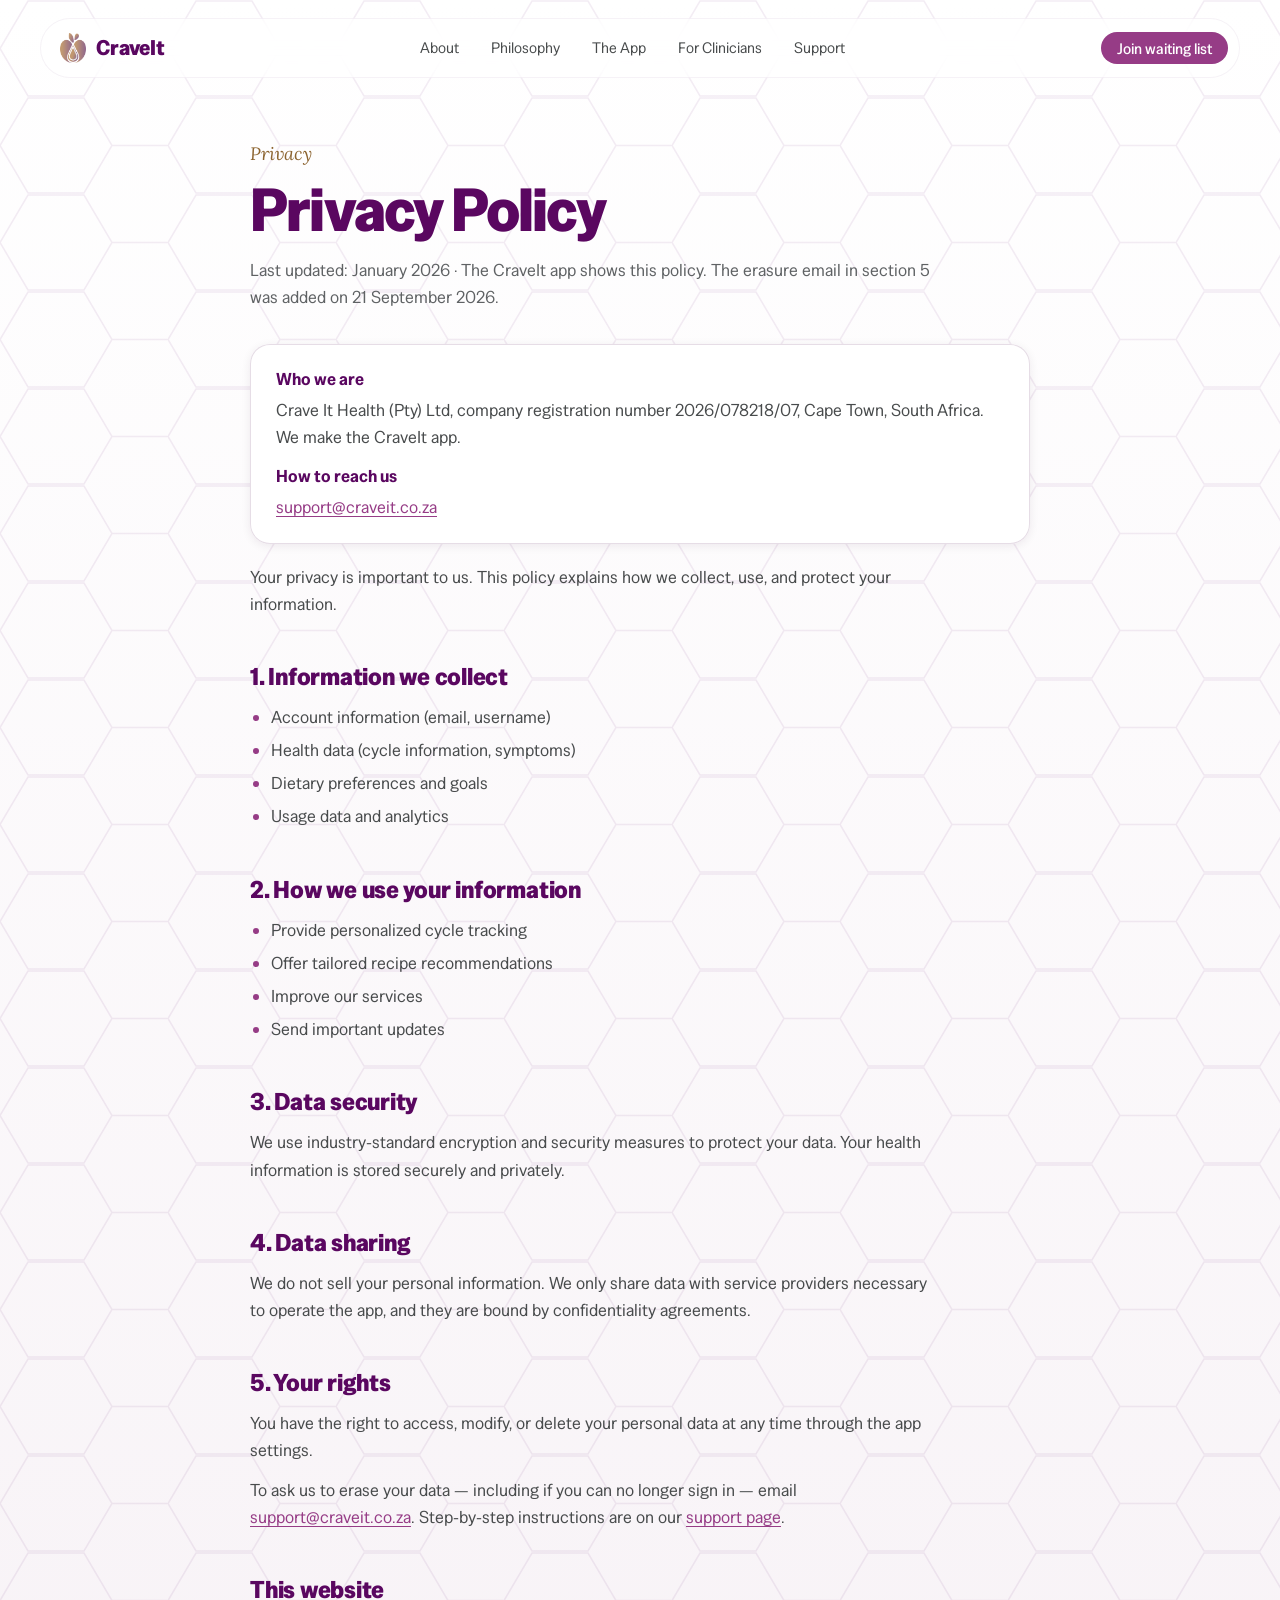
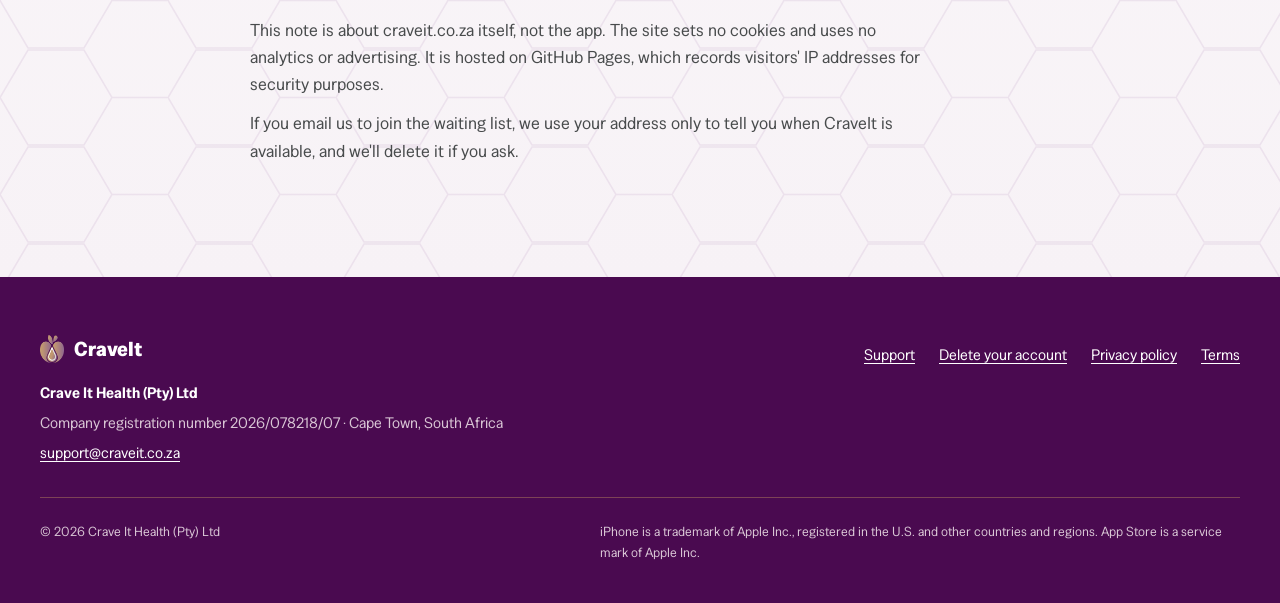
<file: privacy.html>
<!doctype html>
<html lang="en-ZA">
<head>
  <meta charset="utf-8">
  <meta name="viewport" content="width=device-width, initial-scale=1">
  <title>Privacy Policy — CraveIt</title>
  <meta name="description" content="How Crave It Health (Pty) Ltd collects, uses and protects your information in the CraveIt app.">
  <link rel="canonical" href="https://craveit.co.za/privacy.html">
  <meta property="og:type" content="website">
  <meta property="og:site_name" content="CraveIt">
  <meta property="og:title" content="Privacy Policy — CraveIt">
  <meta property="og:description" content="How Crave It Health (Pty) Ltd collects, uses and protects your information in the CraveIt app.">
  <meta property="og:url" content="https://craveit.co.za/privacy.html">
  <meta property="og:image" content="https://craveit.co.za/assets/img/og-card.png">
  <meta name="twitter:card" content="summary_large_image">
  <meta name="theme-color" content="#4A0A50">
  <link rel="icon" href="/favicon.ico" sizes="any">
  <link rel="icon" type="image/png" href="/favicon-32.png">
  <link rel="apple-touch-icon" href="/apple-touch-icon.png">
  <link rel="stylesheet" href="/assets/site.css">
  <script src="/assets/site.js" defer></script>
</head>
<body>
  <a class="skip" href="#main">Skip to content</a>

  <header class="hdr">
    <div class="hdr-bar">
      <a class="brand" href="/" aria-label="CraveIt home"><img src="/assets/img/craveit-logo-small.png" alt="" width="26" height="31">CraveIt</a>
      <nav class="hdr-nav" id="site-nav" aria-label="Main">
        <a href="/#about">About</a>
        <a href="/#philosophy">Philosophy</a>
        <a href="/#product">The App</a>
        <a href="/#clinicians">For Clinicians</a>
        <a href="/support.html">Support</a>
      </nav>
      <div class="hdr-actions">
        <a class="btn btn--sm" href="mailto:support@craveit.co.za?subject=CraveIt%20waiting%20list" aria-label="Join waiting list"><span>Join<span class="cta-long"> waiting list</span></span></a>
        <button class="menu-btn" type="button" aria-expanded="false" aria-controls="site-nav" aria-label="Menu">
          <svg class="bars" width="20" height="20" viewBox="0 0 24 24" fill="none" stroke="currentColor" stroke-width="2" stroke-linecap="round" aria-hidden="true"><path d="M4 7h16M4 12h16M4 17h16"/></svg>
          <svg class="x" width="20" height="20" viewBox="0 0 24 24" fill="none" stroke="currentColor" stroke-width="2" stroke-linecap="round" aria-hidden="true"><path d="M6 6l12 12M18 6L6 18"/></svg>
        </button>
      </div>
    </div>
  </header>

  <main id="main" class="doc">
    <div class="wrap">
      <p class="label">Privacy</p>
      <h1>Privacy Policy</h1>
      <p class="meta">Last updated: January 2026 · The CraveIt app shows this policy. The erasure email in section 5 was added on 21 September 2026.</p>
      <dl class="whois">
        <dt>Who we are</dt><dd>Crave It Health (Pty) Ltd, company registration number 2026/078218/07, Cape Town, South Africa. We make the CraveIt app.</dd>
        <dt>How to reach us</dt><dd><a href="mailto:support@craveit.co.za">support@craveit.co.za</a></dd>
      </dl>
      <p>Your privacy is important to us. This policy explains how we collect, use, and protect your information.</p>

      <h2>1. Information we collect</h2>
      <ul>
        <li>Account information (email, username)</li>
        <li>Health data (cycle information, symptoms)</li>
        <li>Dietary preferences and goals</li>
        <li>Usage data and analytics</li>
      </ul>

      <h2>2. How we use your information</h2>
      <ul>
        <li>Provide personalized cycle tracking</li>
        <li>Offer tailored recipe recommendations</li>
        <li>Improve our services</li>
        <li>Send important updates</li>
      </ul>

      <h2>3. Data security</h2>
      <p>We use industry-standard encryption and security measures to protect your data. Your health information is stored securely and privately.</p>

      <h2>4. Data sharing</h2>
      <p>We do not sell your personal information. We only share data with service providers necessary to operate the app, and they are bound by confidentiality agreements.</p>

      <h2>5. Your rights</h2>
      <p>You have the right to access, modify, or delete your personal data at any time through the app settings.</p>
      <p>To ask us to erase your data — including if you can no longer sign in — email <a href="mailto:support@craveit.co.za">support@craveit.co.za</a>. Step-by-step instructions are on our <a href="/support.html#delete">support page</a>.</p>

      <h2>This website</h2>
      <p>This note is about craveit.co.za itself, not the app. The site sets no cookies and uses no analytics or advertising. It is hosted on GitHub Pages, which records visitors' IP addresses for security purposes.</p>
      <p>If you email us to join the waiting list, we use your address only to tell you when CraveIt is available, and we'll delete it if you ask.</p>

    </div>
  </main>

  <footer class="site-footer">
    <div class="site-footer__in">
      <div class="site-footer__top">
        <div class="site-footer__org">
          <div class="site-footer__brand"><img src="/assets/img/craveit-logo-small.png" width="24" height="29" alt="">CraveIt</div>
          <strong>Crave It Health (Pty) Ltd</strong>
          <span>Company registration number 2026/078218/07 · Cape Town, South Africa</span>
          <a href="mailto:support@craveit.co.za">support@craveit.co.za</a>
        </div>
        <nav aria-label="Footer">
          <a href="/support.html">Support</a>
          <a href="/support.html#delete">Delete your account</a>
          <a href="/privacy.html">Privacy policy</a>
          <a href="/terms.html">Terms</a>
        </nav>
      </div>
      <div class="site-footer__base">
        <span>© 2026 Crave It Health (Pty) Ltd</span>
        <span class="tm">iPhone is a trademark of Apple Inc., registered in the U.S. and other countries and regions. App Store is a service mark of Apple Inc.</span>
      </div>
    </div>
  </footer>
</body>
</html>
</file>
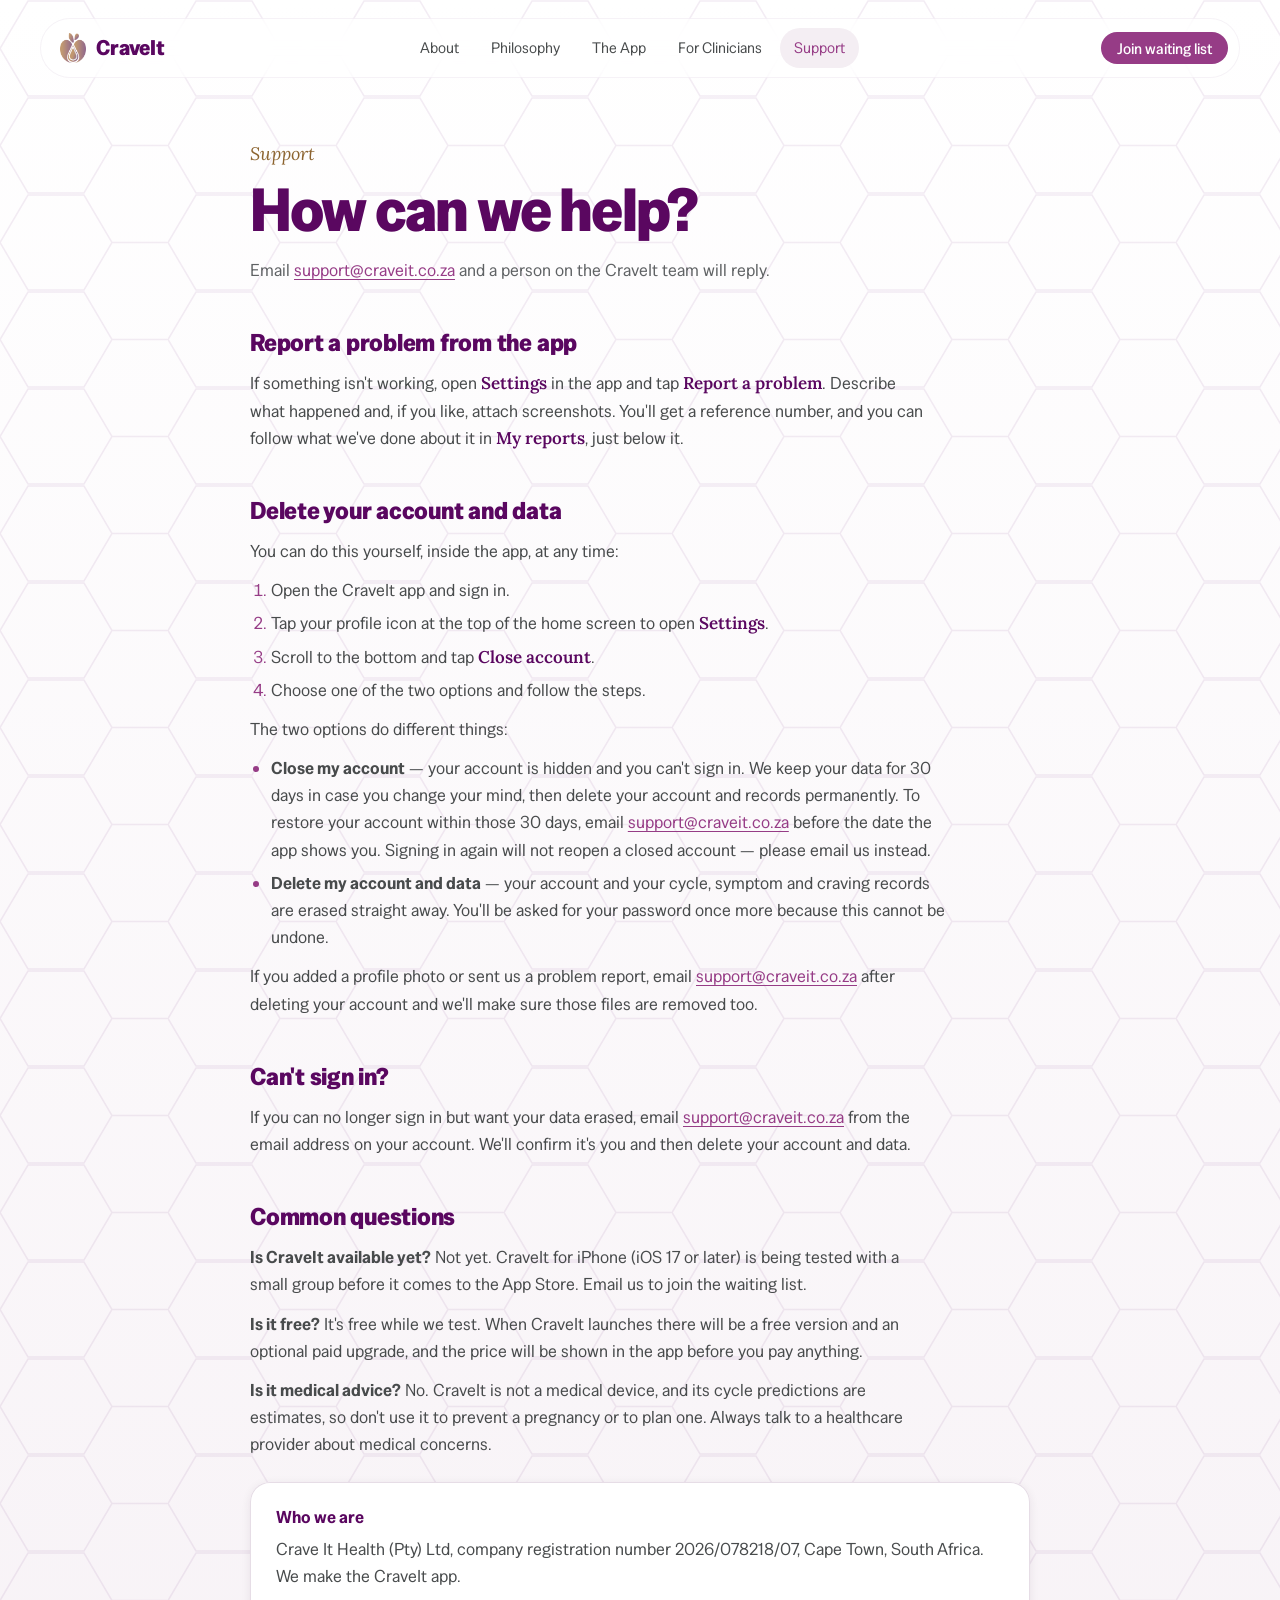
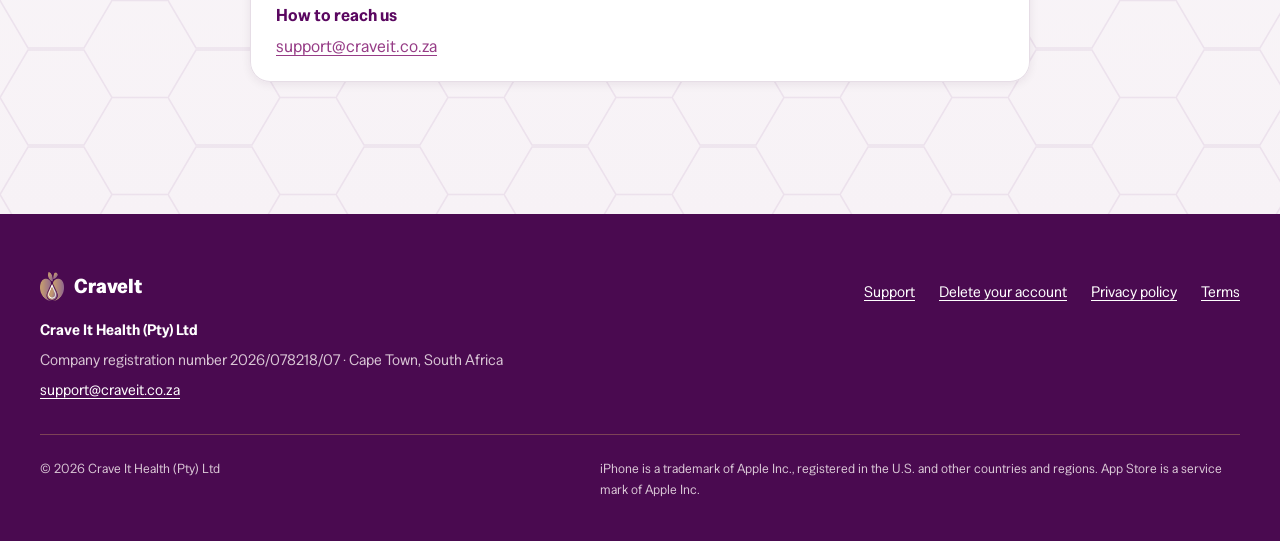
<file: support.html>
<!doctype html>
<html lang="en-ZA">
<head>
  <meta charset="utf-8">
  <meta name="viewport" content="width=device-width, initial-scale=1">
  <title>Support — CraveIt</title>
  <meta name="description" content="Get help with CraveIt, report a problem, or delete your account and data.">
  <link rel="canonical" href="https://craveit.co.za/support.html">
  <meta property="og:type" content="website">
  <meta property="og:site_name" content="CraveIt">
  <meta property="og:title" content="Support — CraveIt">
  <meta property="og:description" content="Get help with CraveIt, report a problem, or delete your account and data.">
  <meta property="og:url" content="https://craveit.co.za/support.html">
  <meta property="og:image" content="https://craveit.co.za/assets/img/og-card.png">
  <meta name="twitter:card" content="summary_large_image">
  <meta name="theme-color" content="#4A0A50">
  <link rel="icon" href="/favicon.ico" sizes="any">
  <link rel="icon" type="image/png" href="/favicon-32.png">
  <link rel="apple-touch-icon" href="/apple-touch-icon.png">
  <link rel="stylesheet" href="/assets/site.css">
  <script src="/assets/site.js" defer></script>
</head>
<body>
  <a class="skip" href="#main">Skip to content</a>

  <header class="hdr">
    <div class="hdr-bar">
      <a class="brand" href="/" aria-label="CraveIt home"><img src="/assets/img/craveit-logo-small.png" alt="" width="26" height="31">CraveIt</a>
      <nav class="hdr-nav" id="site-nav" aria-label="Main">
        <a href="/#about">About</a>
        <a href="/#philosophy">Philosophy</a>
        <a href="/#product">The App</a>
        <a href="/#clinicians">For Clinicians</a>
        <a href="/support.html" aria-current="page">Support</a>
      </nav>
      <div class="hdr-actions">
        <a class="btn btn--sm" href="mailto:support@craveit.co.za?subject=CraveIt%20waiting%20list" aria-label="Join waiting list"><span>Join<span class="cta-long"> waiting list</span></span></a>
        <button class="menu-btn" type="button" aria-expanded="false" aria-controls="site-nav" aria-label="Menu">
          <svg class="bars" width="20" height="20" viewBox="0 0 24 24" fill="none" stroke="currentColor" stroke-width="2" stroke-linecap="round" aria-hidden="true"><path d="M4 7h16M4 12h16M4 17h16"/></svg>
          <svg class="x" width="20" height="20" viewBox="0 0 24 24" fill="none" stroke="currentColor" stroke-width="2" stroke-linecap="round" aria-hidden="true"><path d="M6 6l12 12M18 6L6 18"/></svg>
        </button>
      </div>
    </div>
  </header>

  <main id="main" class="doc">
    <div class="wrap">
      <p class="label">Support</p>
      <h1>How can we help?</h1>
      <p class="meta">Email <a href="mailto:support@craveit.co.za">support@craveit.co.za</a> and a person on the CraveIt team will reply.</p>

      <h2 id="problem">Report a problem from the app</h2>
      <p>If something isn't working, open <span class="path">Settings</span> in the app and tap <span class="path">Report a problem</span>. Describe what happened and, if you like, attach screenshots. You'll get a reference number, and you can follow what we've done about it in <span class="path">My reports</span>, just below it.</p>

      <h2 id="delete">Delete your account and data</h2>
      <p>You can do this yourself, inside the app, at any time:</p>
      <ol>
        <li>Open the CraveIt app and sign in.</li>
        <li>Tap your profile icon at the top of the home screen to open <span class="path">Settings</span>.</li>
        <li>Scroll to the bottom and tap <span class="path">Close account</span>.</li>
        <li>Choose one of the two options and follow the steps.</li>
      </ol>
      <p>The two options do different things:</p>
      <ul>
        <li><strong>Close my account</strong> — your account is hidden and you can't sign in. We keep your data for 30 days in case you change your mind, then delete your account and records permanently. To restore your account within those 30 days, email <a href="mailto:support@craveit.co.za">support@craveit.co.za</a> before the date the app shows you. Signing in again will not reopen a closed account — please email us instead.</li>
        <li><strong>Delete my account and data</strong> — your account and your cycle, symptom and craving records are erased straight away. You'll be asked for your password once more because this cannot be undone.</li>
      </ul>
      <p>If you added a profile photo or sent us a problem report, email <a href="mailto:support@craveit.co.za?subject=Remove%20my%20files">support@craveit.co.za</a> after deleting your account and we'll make sure those files are removed too.</p>
      <h2 id="cant-sign-in">Can't sign in?</h2>
      <p>If you can no longer sign in but want your data erased, email <a href="mailto:support@craveit.co.za?subject=Delete%20my%20CraveIt%20account">support@craveit.co.za</a> from the email address on your account. We'll confirm it's you and then delete your account and data.</p>

      <h2 id="faq">Common questions</h2>
      <p><strong>Is CraveIt available yet?</strong> Not yet. CraveIt for iPhone (iOS 17 or later) is being tested with a small group before it comes to the App Store. Email us to join the waiting list.</p>
      <p><strong>Is it free?</strong> It's free while we test. When CraveIt launches there will be a free version and an optional paid upgrade, and the price will be shown in the app before you pay anything.</p>
      <p><strong>Is it medical advice?</strong> No. CraveIt is not a medical device, and its cycle predictions are estimates, so don't use it to prevent a pregnancy or to plan one. Always talk to a healthcare provider about medical concerns.</p>
      <dl class="whois">
        <dt>Who we are</dt><dd>Crave It Health (Pty) Ltd, company registration number 2026/078218/07, Cape Town, South Africa. We make the CraveIt app.</dd>
        <dt>How to reach us</dt><dd><a href="mailto:support@craveit.co.za">support@craveit.co.za</a></dd>
      </dl>
    </div>
  </main>

  <footer class="site-footer">
    <div class="site-footer__in">
      <div class="site-footer__top">
        <div class="site-footer__org">
          <div class="site-footer__brand"><img src="/assets/img/craveit-logo-small.png" width="24" height="29" alt="">CraveIt</div>
          <strong>Crave It Health (Pty) Ltd</strong>
          <span>Company registration number 2026/078218/07 · Cape Town, South Africa</span>
          <a href="mailto:support@craveit.co.za">support@craveit.co.za</a>
        </div>
        <nav aria-label="Footer">
          <a href="/support.html">Support</a>
          <a href="/support.html#delete">Delete your account</a>
          <a href="/privacy.html">Privacy policy</a>
          <a href="/terms.html">Terms</a>
        </nav>
      </div>
      <div class="site-footer__base">
        <span>© 2026 Crave It Health (Pty) Ltd</span>
        <span class="tm">iPhone is a trademark of Apple Inc., registered in the U.S. and other countries and regions. App Store is a service mark of Apple Inc.</span>
      </div>
    </div>
  </footer>
</body>
</html>
</file>
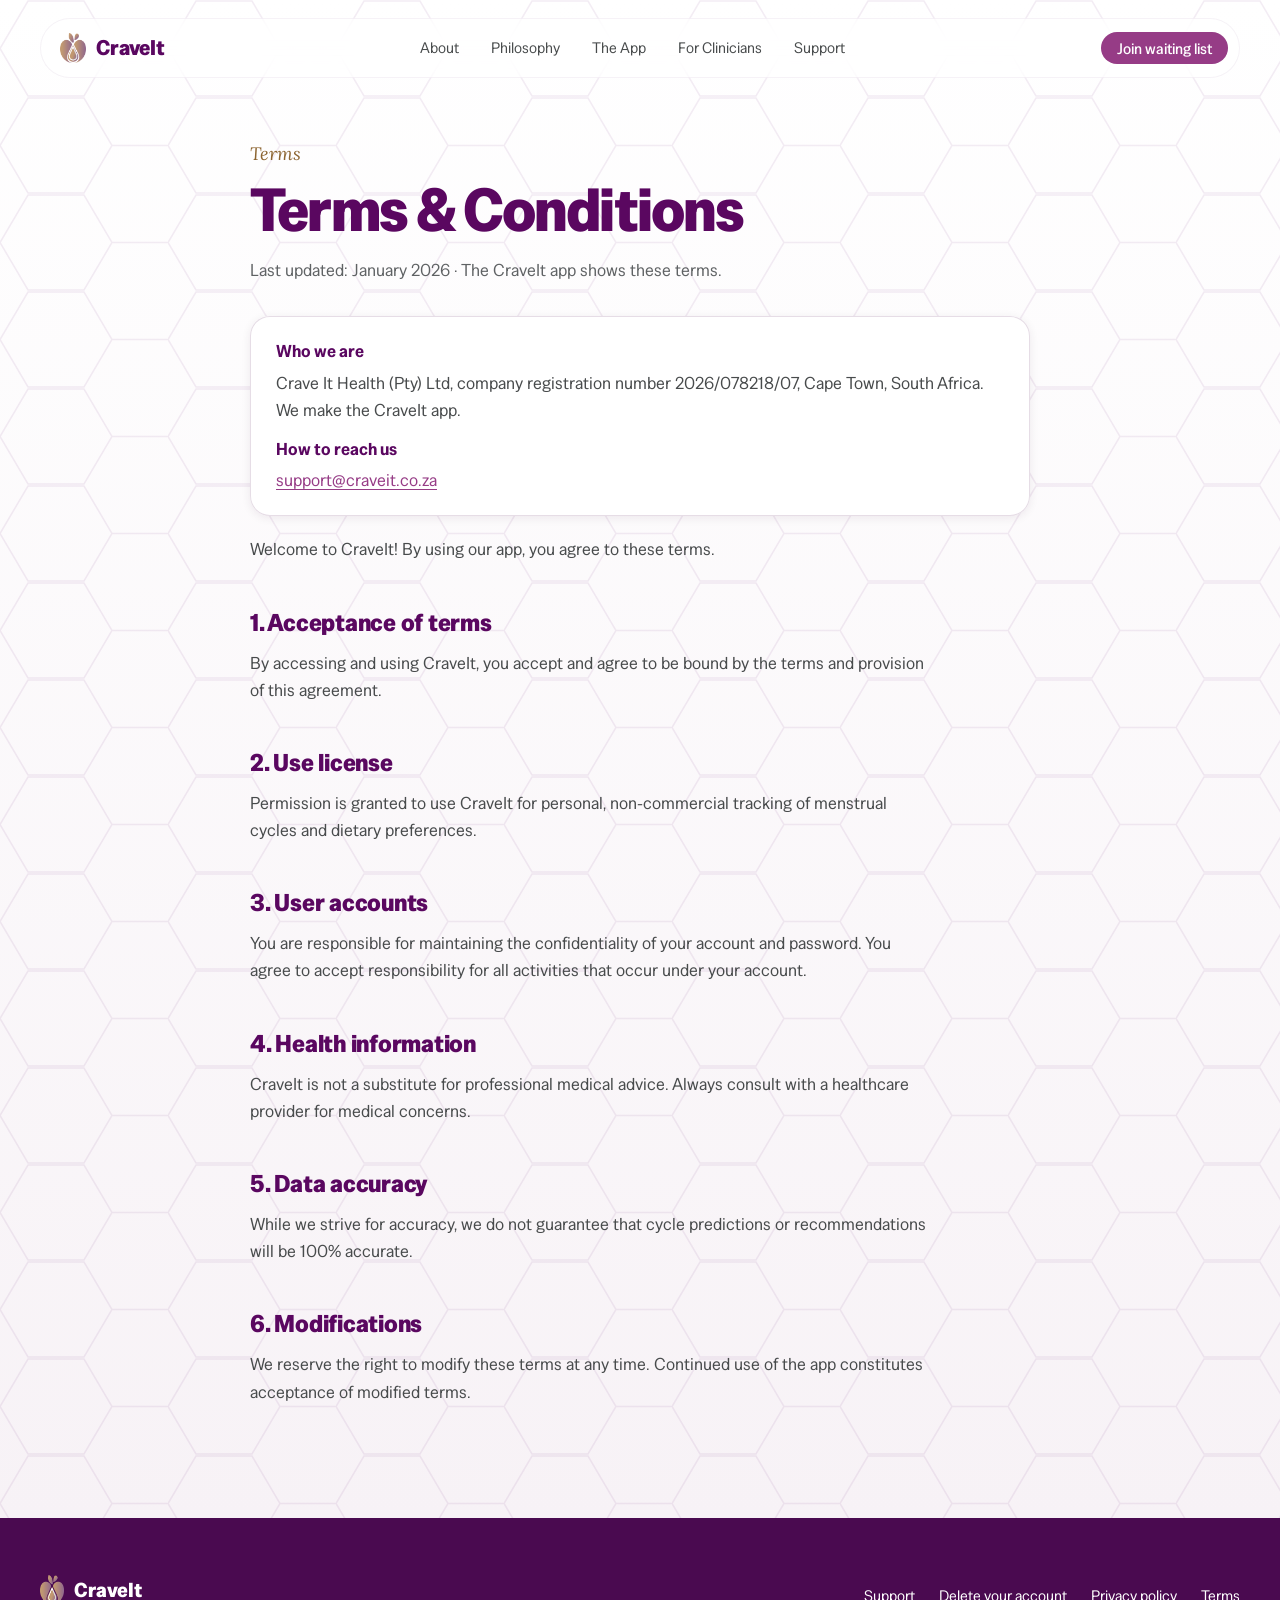
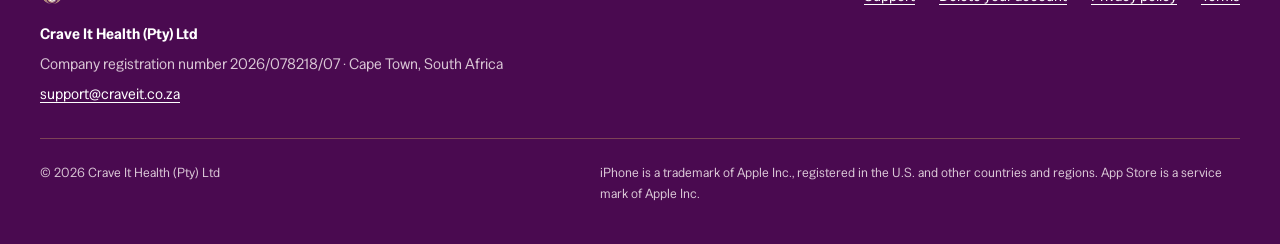
<file: terms.html>
<!doctype html>
<html lang="en-ZA">
<head>
  <meta charset="utf-8">
  <meta name="viewport" content="width=device-width, initial-scale=1">
  <title>Terms & Conditions — CraveIt</title>
  <meta name="description" content="The terms for using the CraveIt app.">
  <link rel="canonical" href="https://craveit.co.za/terms.html">
  <meta property="og:type" content="website">
  <meta property="og:site_name" content="CraveIt">
  <meta property="og:title" content="Terms & Conditions — CraveIt">
  <meta property="og:description" content="The terms for using the CraveIt app.">
  <meta property="og:url" content="https://craveit.co.za/terms.html">
  <meta property="og:image" content="https://craveit.co.za/assets/img/og-card.png">
  <meta name="twitter:card" content="summary_large_image">
  <meta name="theme-color" content="#4A0A50">
  <link rel="icon" href="/favicon.ico" sizes="any">
  <link rel="icon" type="image/png" href="/favicon-32.png">
  <link rel="apple-touch-icon" href="/apple-touch-icon.png">
  <link rel="stylesheet" href="/assets/site.css">
  <script src="/assets/site.js" defer></script>
</head>
<body>
  <a class="skip" href="#main">Skip to content</a>

  <header class="hdr">
    <div class="hdr-bar">
      <a class="brand" href="/" aria-label="CraveIt home"><img src="/assets/img/craveit-logo-small.png" alt="" width="26" height="31">CraveIt</a>
      <nav class="hdr-nav" id="site-nav" aria-label="Main">
        <a href="/#about">About</a>
        <a href="/#philosophy">Philosophy</a>
        <a href="/#product">The App</a>
        <a href="/#clinicians">For Clinicians</a>
        <a href="/support.html">Support</a>
      </nav>
      <div class="hdr-actions">
        <a class="btn btn--sm" href="mailto:support@craveit.co.za?subject=CraveIt%20waiting%20list" aria-label="Join waiting list"><span>Join<span class="cta-long"> waiting list</span></span></a>
        <button class="menu-btn" type="button" aria-expanded="false" aria-controls="site-nav" aria-label="Menu">
          <svg class="bars" width="20" height="20" viewBox="0 0 24 24" fill="none" stroke="currentColor" stroke-width="2" stroke-linecap="round" aria-hidden="true"><path d="M4 7h16M4 12h16M4 17h16"/></svg>
          <svg class="x" width="20" height="20" viewBox="0 0 24 24" fill="none" stroke="currentColor" stroke-width="2" stroke-linecap="round" aria-hidden="true"><path d="M6 6l12 12M18 6L6 18"/></svg>
        </button>
      </div>
    </div>
  </header>

  <main id="main" class="doc">
    <div class="wrap">
      <p class="label">Terms</p>
      <h1>Terms &amp; Conditions</h1>
      <p class="meta">Last updated: January 2026 · The CraveIt app shows these terms.</p>
      <dl class="whois">
        <dt>Who we are</dt><dd>Crave It Health (Pty) Ltd, company registration number 2026/078218/07, Cape Town, South Africa. We make the CraveIt app.</dd>
        <dt>How to reach us</dt><dd><a href="mailto:support@craveit.co.za">support@craveit.co.za</a></dd>
      </dl>
      <p>Welcome to CraveIt! By using our app, you agree to these terms.</p>

      <h2>1. Acceptance of terms</h2>
      <p>By accessing and using CraveIt, you accept and agree to be bound by the terms and provision of this agreement.</p>

      <h2>2. Use license</h2>
      <p>Permission is granted to use CraveIt for personal, non-commercial tracking of menstrual cycles and dietary preferences.</p>

      <h2>3. User accounts</h2>
      <p>You are responsible for maintaining the confidentiality of your account and password. You agree to accept responsibility for all activities that occur under your account.</p>

      <h2>4. Health information</h2>
      <p>CraveIt is not a substitute for professional medical advice. Always consult with a healthcare provider for medical concerns.</p>

      <h2>5. Data accuracy</h2>
      <p>While we strive for accuracy, we do not guarantee that cycle predictions or recommendations will be 100% accurate.</p>

      <h2>6. Modifications</h2>
      <p>We reserve the right to modify these terms at any time. Continued use of the app constitutes acceptance of modified terms.</p>

    </div>
  </main>

  <footer class="site-footer">
    <div class="site-footer__in">
      <div class="site-footer__top">
        <div class="site-footer__org">
          <div class="site-footer__brand"><img src="/assets/img/craveit-logo-small.png" width="24" height="29" alt="">CraveIt</div>
          <strong>Crave It Health (Pty) Ltd</strong>
          <span>Company registration number 2026/078218/07 · Cape Town, South Africa</span>
          <a href="mailto:support@craveit.co.za">support@craveit.co.za</a>
        </div>
        <nav aria-label="Footer">
          <a href="/support.html">Support</a>
          <a href="/support.html#delete">Delete your account</a>
          <a href="/privacy.html">Privacy policy</a>
          <a href="/terms.html">Terms</a>
        </nav>
      </div>
      <div class="site-footer__base">
        <span>© 2026 Crave It Health (Pty) Ltd</span>
        <span class="tm">iPhone is a trademark of Apple Inc., registered in the U.S. and other countries and regions. App Store is a service mark of Apple Inc.</span>
      </div>
    </div>
  </footer>
</body>
</html>
</file>
<file: assets/site.css>
/* CraveIt — craveit.co.za
   Static build of the Claude Design home page ("CraveIt Website"). Tokens are inlined from the
   CraveIt design system (colors, typography, spacing, effects). No external requests: every font
   and image is served from /assets. Content is fully visible without JavaScript — reveal
   animations only hide content once site.js has added the "js" class to <html>. */

@font-face { font-family: "Special Gothic"; src: url("fonts/SpecialGothic-Variable.woff2") format("woff2"); font-weight: 400 700; font-stretch: 75% 125%; font-display: swap; }
@font-face { font-family: "Lora"; src: url("fonts/Lora-VariableFont.woff2") format("woff2"); font-weight: 400 700; font-style: normal; font-display: swap; }
@font-face { font-family: "Lora"; src: url("fonts/Lora-Italic-VariableFont.woff2") format("woff2"); font-weight: 400 700; font-style: italic; font-display: swap; }

:root {
  /* Brand (design-system colors.css) */
  --cv-purple-bright: #963C86;
  --cv-purple-dark: #5A0760;
  --cv-purple-muted: #8B628A;
  --cv-gold: #C79A5F;
  --cv-ink: #484B4C;
  --cv-black: #0D0E10;
  --cv-midnight: #1A1423;
  --cv-grey-100: #F4F4F4;
  --cv-grey-200: #EEEEEE;
  --cv-gradient-brand: linear-gradient(90deg, #916786 0%, #C79A5F 100%);
  --cv-gradient-home: linear-gradient(146deg, rgba(139,98,138,0.98) 38%, rgba(143,102,135,0.98) 56%, rgba(199,154,95,0.98) 96%);
  --cv-gradient-gold: linear-gradient(158deg, #DDB87F 0%, #C79A5F 45%, #8F6234 100%);
  /* text-bearing cards: same mauve→gold journey, deepened so white text stays >= 4.5:1 end to end */
  --cv-gradient-home-text: linear-gradient(146deg, #7E557D 38%, #7C5577 56%, #8F6234 96%);
  /* Page-level colors used by the design */
  --night: #4A0A50;
  --on-night: #F2E9F2;
  --on-night-soft: #D9C6D5;
  --line: #EDE4EC;
  --tint: #F4EEF3;
  --blush: #F7F2F6;
  /* Text-safe variants (WCAG AA on white and #F4F4F4) of the gold and muted-purple labels */
  --gold-ink: #8C6430;
  --label: #825982;
  /* Effects (effects.css) */
  --cv-shadow-soft: 0 2px 10px rgba(45, 12, 46, 0.08);
  --cv-shadow-raise: 0 6px 18px rgba(45, 12, 46, 0.14);
  --cv-ease: cubic-bezier(0.33, 0, 0.2, 1);
  --cv-ease-out: cubic-bezier(0.16, 1, 0.3, 1);
  /* Typography (typography.css). Gothic A1 is not self-hosted, so Special Gothic carries the UI. */
  --cv-font-sans: "Special Gothic", system-ui, -apple-system, "Segoe UI", sans-serif;
  --cv-font-serif: "Lora", Georgia, "Times New Roman", serif;
  --hex-light: url("/assets/img/hex-light.svg");
  --hex-night: url("/assets/img/hex-night.svg");
  color-scheme: light;
}

*, *::before, *::after { box-sizing: border-box; }
html { -webkit-text-size-adjust: 100%; scroll-behavior: smooth; scroll-padding-top: 84px; }
body { margin: 0; background: #FFFFFF; color: var(--cv-ink); font-family: var(--cv-font-sans); font-size: 17px; line-height: 1.6; -webkit-font-smoothing: antialiased; }
/* Short pages (the "not found" page) stretch so the footer reaches the bottom of the window instead of leaving a white strip. */
body { min-height: 100vh; display: flex; flex-direction: column; }
body > main { flex: 1 0 auto; }
.page { overflow-x: clip; }
img { max-width: 100%; }
h1, h2, h3, p, ul, ol, figure { margin: 0; }
a { color: var(--cv-purple-bright); text-underline-offset: 3px; }
a:hover { color: var(--cv-purple-dark); }
:focus-visible { outline: 3px solid var(--cv-purple-dark); outline-offset: 3px; }
.dark :focus-visible, .site-footer :focus-visible { outline-color: var(--cv-gold); }
.grad :focus-visible { outline-color: #FFFFFF; }
.list { list-style: none; padding: 0; }
.sr-only { position: absolute; width: 1px; height: 1px; padding: 0; margin: -1px; overflow: hidden; clip: rect(0 0 0 0); white-space: nowrap; border: 0; }
.skip { position: absolute; left: -999px; top: 8px; z-index: 100; background: #FFFFFF; color: var(--cv-purple-dark); padding: 8px 14px; border-radius: 9999px; }
.skip:focus { left: 16px; }

/* ---------- shared building blocks ---------- */
.sec { position: relative; padding: 120px 24px; background: #FFFFFF; }
.container { position: relative; max-width: 1200px; margin: 0 auto; }
.hex { position: absolute; inset: 0; background-image: var(--hex-light); background-size: 168px 97px; pointer-events: none; }
.hex--night { background-image: var(--hex-night); }
.stack { display: flex; flex-direction: column; }
.eyebrow { font-family: var(--cv-font-serif); font-style: italic; font-weight: 400; font-size: 18px; line-height: 1.6; color: var(--gold-ink); }
.dark .eyebrow, .today-card .eyebrow { color: var(--cv-gold); }
.h2 { font-weight: 700; font-size: clamp(34px, 4.4vw, 54px); line-height: 1.06; letter-spacing: -0.03em; color: var(--cv-purple-dark); }
.balance { text-wrap: balance; }
.kicker { font-size: 13px; font-weight: 400; line-height: 1.6; letter-spacing: 0.16em; text-transform: uppercase; }
.kicker--soft { color: var(--on-night-soft); }
.kicker--purple { color: var(--cv-purple-bright); }
.kicker--muted { color: var(--label); }
.kicker--white { color: #FFFFFF; }
.kicker--gold { color: var(--cv-gold); }
.mt-64 { margin-top: 64px; }
.mt-72 { margin-top: 72px; }
.hl { color: var(--cv-purple-bright); font-weight: 600; }
.pretty { text-wrap: pretty; }
.head { display: flex; flex-direction: column; gap: 14px; }
.head--18 { gap: 18px; }
.head--split { flex-direction: row; flex-wrap: wrap; justify-content: space-between; align-items: flex-end; gap: 24px; }
.dark { background: var(--night); color: var(--on-night); overflow: hidden; overflow: clip; }
.dark .h2 { color: #FFFFFF; }
.grid { display: grid; }
.cols-420 { grid-template-columns: repeat(auto-fit, minmax(min(100%, 420px), 1fr)); }
.cols-380 { grid-template-columns: repeat(auto-fit, minmax(min(100%, 380px), 1fr)); }
.cols-340 { grid-template-columns: repeat(auto-fit, minmax(min(100%, 340px), 1fr)); }
.cols-320 { grid-template-columns: repeat(auto-fit, minmax(min(100%, 320px), 1fr)); }
.cols-220 { grid-template-columns: repeat(auto-fit, minmax(min(100%, 220px), 1fr)); }
.icon { flex: none; margin-top: 3px; }

/* Buttons (design-system Button: primary lg / sm, secondary gradient outline) */
.btn { font-family: var(--cv-font-sans); font-weight: 450; display: inline-flex; align-items: center; justify-content: center; gap: 8px; height: 42px; padding: 0 26px; font-size: 19px; line-height: 1; border: 0; border-radius: 20px; cursor: pointer; white-space: nowrap; text-decoration: none; background: var(--cv-purple-bright); color: #FFFFFF; transition: transform 140ms var(--cv-ease), opacity 220ms var(--cv-ease); }
.btn:hover { color: #FFFFFF; opacity: 0.92; }
.btn:active { transform: scale(0.97); }
.btn--sm { height: 32px; padding: 0 16px; font-size: 15px; }
.btn--secondary { height: 40px; color: var(--cv-ink); border: 2px solid transparent; background: linear-gradient(#FFFFFF, #FFFFFF) padding-box, var(--cv-gradient-brand) border-box; }
.btn--secondary:hover { color: var(--cv-ink); }

/* Chips (design-system Chip) */
.chip { font-family: var(--cv-font-sans); font-weight: 500; font-size: 15px; height: 32px; padding: 0 18px; border-radius: 20px; white-space: nowrap; display: inline-flex; align-items: center; cursor: pointer; border: 2px solid transparent; color: var(--cv-ink); background: linear-gradient(#FFFFFF, #FFFFFF) padding-box, var(--cv-gradient-brand) border-box; transition: transform 140ms var(--cv-ease), opacity 220ms var(--cv-ease); }
.chip:hover:not(:disabled) { opacity: 0.92; }
.chip:active:not(:disabled) { transform: scale(0.97); }
.chip[aria-pressed="true"] { color: var(--cv-black); background: var(--cv-gold); font-weight: 600; }
.chip:disabled { cursor: default; }

/* ---------- header ---------- */
.hdr { position: fixed; top: 0; left: 0; right: 0; z-index: 50; display: flex; justify-content: center; padding: 18px 16px; transition: padding 360ms var(--cv-ease); }
.hdr-bar { position: relative; width: 100%; max-width: 1200px; display: flex; align-items: center; justify-content: space-between; gap: 16px; padding: 10px 12px 10px 20px; border-radius: 9999px; background: rgba(255,255,255,0.55); -webkit-backdrop-filter: blur(14px); backdrop-filter: blur(14px); box-shadow: inset 0 0 0 1px rgba(90,7,96,0.05); transition: all 360ms var(--cv-ease); }
html:not(.js) .hdr-bar { background: rgba(255,255,255,0.86); }
.hdr.is-scrolled { padding: 10px 16px; }
.hdr.is-scrolled .hdr-bar { background: rgba(255,255,255,0.86); box-shadow: 0 10px 30px -12px rgba(90,7,96,0.22), inset 0 0 0 1px rgba(90,7,96,0.06); }
.brand { display: flex; align-items: center; gap: 10px; text-decoration: none; color: var(--cv-purple-dark); font-weight: 700; font-size: 21px; line-height: 1.6; letter-spacing: -0.01em; white-space: nowrap; }
.brand img { width: 26px; height: auto; display: block; }
.hdr-nav { display: flex; gap: 4px; }
.hdr-nav a { padding: 8px 14px; border-radius: 9999px; color: var(--cv-ink); text-decoration: none; font-size: 15px; }
.hdr-nav a:hover, .hdr-nav a[aria-current="page"] { background: var(--tint); color: var(--cv-purple-bright); }
.hdr-actions { display: flex; align-items: center; gap: 8px; }
.menu-btn { display: none; align-items: center; justify-content: center; width: 40px; height: 40px; margin: -4px 0; padding: 0; border: 0; border-radius: 50%; background: var(--tint); color: var(--cv-purple-dark); cursor: pointer; }
.menu-btn svg { display: block; }
.menu-btn .x { display: none; }
.hdr.is-open .menu-btn .x { display: block; }
.hdr.is-open .menu-btn .bars { display: none; }
@media (max-width: 900px) {
  .hdr-nav { display: none; }
  .hdr.has-menu .menu-btn { display: inline-flex; }
  .hdr.is-open .hdr-nav { display: flex; flex-direction: column; gap: 2px; position: absolute; top: calc(100% + 8px); left: 0; right: 0; padding: 8px; border-radius: 24px; background: #FFFFFF; box-shadow: 0 24px 48px -20px rgba(90,7,96,0.35), inset 0 0 0 1px rgba(90,7,96,0.06); }
  .hdr.is-open .hdr-nav a { display: flex; align-items: center; min-height: 48px; padding: 10px 16px; border-radius: 16px; font-size: 17px; }
}
@media (max-width: 420px) {
  .hdr-bar { gap: 8px; padding-left: 16px; }
}
@media (max-width: 349px) {
  .hdr .cta-long { position: absolute; width: 1px; height: 1px; overflow: hidden; clip: rect(0 0 0 0); white-space: nowrap; }
}

/* ---------- hero ---------- */
.hero { position: relative; padding: 140px 24px 96px; background: linear-gradient(180deg, #FFFFFF 0%, var(--blush) 100%); overflow: hidden; overflow: clip; }
.hero__hex { -webkit-mask-image: radial-gradient(ellipse at 70% 40%, #000 20%, transparent 75%); mask-image: radial-gradient(ellipse at 70% 40%, #000 20%, transparent 75%); }
.hero__glow { position: absolute; width: 720px; height: 720px; right: -200px; top: -120px; border-radius: 50%; background: radial-gradient(circle, rgba(199,154,95,0.22) 0%, rgba(150,60,134,0.10) 45%, transparent 70%); pointer-events: none; }
.hero__grid { position: relative; max-width: 1200px; margin: 0 auto; display: grid; grid-template-columns: repeat(auto-fit, minmax(min(100%, 460px), 1fr)); gap: 64px; align-items: center; }
.hero__copy { display: flex; flex-direction: column; gap: 28px; align-items: flex-start; }
.status { display: inline-flex; align-items: center; gap: 10px; padding: 7px 16px 7px 10px; border-radius: 9999px; background: #FFFFFF; box-shadow: var(--cv-shadow-raise); font-size: 14px; color: var(--cv-ink); }
.status__dot { flex: none; width: 10px; height: 10px; border-radius: 50%; background: var(--cv-gradient-brand); box-shadow: 0 0 0 4px rgba(199,154,95,0.18); }
.hero h1 { font-weight: 700; font-size: clamp(44px, 6.4vw, 84px); line-height: 1.02; letter-spacing: -0.035em; color: var(--cv-purple-dark); text-wrap: balance; }
.hero__accent { font-family: var(--cv-font-serif); font-style: italic; font-weight: 500; letter-spacing: -0.02em; background: var(--cv-gradient-brand); -webkit-background-clip: text; background-clip: text; color: transparent; padding-right: 6px; }
.hero__lede { max-width: 520px; font-size: 20px; line-height: 1.55; text-wrap: pretty; }
.hero__actions { display: flex; flex-wrap: wrap; gap: 12px; }
.hero__tags { display: flex; flex-wrap: wrap; gap: 10px 22px; padding-top: 8px; font-size: 13px; letter-spacing: 0.14em; text-transform: uppercase; color: var(--label); }
.hero__tags .sep { color: var(--cv-gold); }
/* site.js adds "is-wrapped" when the words run onto a second line; the dots then go, so none is left hanging at a line end. */
.hero__tags.is-wrapped .sep { display: none; }
.hero__visual { position: relative; display: flex; justify-content: center; min-height: 620px; }

/* Phone frame */
.phone { position: relative; width: 300px; max-width: 72vw; padding: 10px; border-radius: 54px; background: var(--cv-midnight); box-shadow: 0 60px 90px -40px rgba(90,7,96,0.55), 0 0 0 1px rgba(255,255,255,0.06) inset; }
.phone__screen { position: relative; border-radius: 44px; overflow: hidden; aspect-ratio: 417 / 900; background: var(--cv-grey-100); }
.phone__screen img { position: absolute; inset: 0; width: 100%; height: 100%; object-fit: cover; object-position: top; display: block; }
.phone__notch { position: absolute; top: 20px; left: 50%; transform: translateX(-50%); width: 92px; height: 26px; border-radius: 9999px; background: var(--cv-midnight); }
/* The large phone is drawn from one width (--pw), so it can shrink on small screens and keep its proportions. */
.phone--lg { --pw: 320px; width: var(--pw); max-width: 76vw; padding: calc(var(--pw) * 0.034); border-radius: calc(var(--pw) * 0.181); box-shadow: 0 70px 100px -44px rgba(90,7,96,0.55); }
.phone--lg .phone__screen { border-radius: calc(var(--pw) * 0.147); }
.phone--lg .phone__notch { top: calc(var(--pw) * 0.066); width: calc(var(--pw) * 0.3); height: calc(var(--pw) * 0.0875); }

/* Phase ring card (illustrative) */
.ring-card { --ph: #5A0760; position: absolute; left: 0; bottom: 36px; display: flex; flex-direction: column; align-items: center; gap: 12px; padding: 20px 20px 16px; border-radius: 28px; background: rgba(255,255,255,0.92); -webkit-backdrop-filter: blur(10px); backdrop-filter: blur(10px); box-shadow: 0 30px 60px -28px rgba(90,7,96,0.45); }
.ring { position: relative; width: 208px; height: 208px; }
.ring svg { position: absolute; inset: 0; width: 100%; height: 100%; transform: rotate(-90deg); overflow: visible; }
.ring__seg { stroke-width: 4; opacity: 0.38; transition: opacity 600ms var(--cv-ease), stroke-width 600ms var(--cv-ease); }
.ring__seg.is-on { stroke-width: 6; opacity: 1; }
.ring__marker { position: absolute; inset: 0; transform: rotate(284.4deg); transition: transform 900ms var(--cv-ease-out); }
.ring__marker span { position: absolute; left: 50%; top: -1px; width: 14px; height: 14px; margin-left: -7px; border-radius: 50%; background: #FFFFFF; box-shadow: 0 0 0 3px var(--ph), 0 4px 10px rgba(90,7,96,0.35); transition: box-shadow 600ms var(--cv-ease); }
.ring__face { position: absolute; inset: 11%; border-radius: 50%; overflow: hidden; background: #FFFFFF; box-shadow: 0 0 0 2px var(--cv-gold), 0 0 0 5px rgba(199,154,95,0.16), 0 8px 24px -10px rgba(90,7,96,0.25); }
.ring__layer { position: absolute; inset: 0; opacity: 0; transition: opacity 700ms var(--cv-ease); }
.ring__layer.is-on { opacity: 1; }
.ring__layer img { position: absolute; left: -2%; top: -4.9%; width: 104%; max-width: none; height: auto; display: block; }
.ring__text { position: absolute; left: 0; right: 0; top: 13%; text-align: center; font-family: var(--cv-font-serif); font-weight: 600; color: var(--cv-black); line-height: 1.08; }
.ring__name { font-size: 23px; }
.ring__day { font-size: 18px; margin-top: 2px; color: var(--cv-purple-dark); }
.ring__labels { position: relative; width: 100%; height: 18px; }
.ring__label { position: absolute; inset: 0; text-align: center; font-size: 12px; line-height: 1.5; letter-spacing: 0.16em; text-transform: uppercase; color: var(--label); opacity: 0; transition: opacity 700ms var(--cv-ease); }
.ring__label.is-on { opacity: 1; }
.ring__dots { display: flex; gap: 16px; }
.ring__dot { position: relative; width: 8px; height: 8px; border-radius: 9999px; border: 0; padding: 0; cursor: pointer; opacity: 0.45; transition: all 360ms var(--cv-ease); }
.ring__dot::after { content: ""; position: absolute; inset: -8px; }
.ring__dot.is-on { width: 28px; opacity: 1; }
.ring__dot:disabled { cursor: default; }
@media (max-width: 559px) {
  .ring { width: 168px; height: 168px; }
  .ring__name { font-size: 19px; }
  .ring__day { font-size: 15px; }
}

/* Craving card (illustrative) */
.crave { position: absolute; right: 0; top: 56px; width: 236px; display: flex; flex-direction: column; gap: 12px; padding: 18px; border-radius: 24px; background: rgba(255,255,255,0.94); -webkit-backdrop-filter: blur(10px); backdrop-filter: blur(10px); box-shadow: 0 30px 60px -28px rgba(90,7,96,0.45); }
.crave__title { font-weight: 700; font-size: 16px; color: var(--cv-purple-dark); line-height: 1.25; }
.crave__chips { display: flex; flex-wrap: wrap; gap: 6px; }
.crave__note { font-size: 13px; line-height: 1.45; color: var(--cv-ink); }

/* ---------- about / why ---------- */
/* "Why" comes first and About follows it (owner, 4 Oct 2026); the divider line sits between the two. */
.about { padding-top: 40px; }
.about__grid { gap: 56px 80px; align-items: start; border-top: 1px solid var(--line); padding-top: 72px; }
.about__copy { gap: 22px; font-size: 19px; line-height: 1.6; padding-top: 8px; }
.about__copy p { text-wrap: pretty; }
.quote-card { position: relative; max-width: 1200px; margin: 88px auto 0; border-radius: 50px; overflow: hidden; background: var(--cv-gradient-home-text); padding: clamp(40px, 7vw, 88px); }
.quote-card p { position: relative; max-width: 900px; font-family: var(--cv-font-serif); font-style: italic; font-size: clamp(26px, 3.4vw, 42px); line-height: 1.3; color: #FFFFFF; text-wrap: balance; }
.why { padding: 120px 24px 0; }
.why__grid { gap: 48px 80px; align-items: start; }
.why__lead { font-family: var(--cv-font-serif); font-size: clamp(24px, 2.6vw, 32px); line-height: 1.4; color: var(--cv-purple-dark); text-wrap: pretty; }
.why__copy { gap: 18px; padding-top: 44px; }

/* ---------- capabilities ---------- */
.mist { background: var(--cv-grey-100); }
.head-note { max-width: 360px; }
.caps { gap: 16px; margin-top: 56px; }
.cap { height: 100%; display: flex; flex-direction: column; gap: 14px; padding: 32px; border-radius: 28px; background: #FFFFFF; box-shadow: var(--cv-shadow-soft); transition: transform 360ms var(--cv-ease), box-shadow 360ms var(--cv-ease); }
.cap:not(.cap--dark):hover { transform: translateY(-6px); box-shadow: 0 28px 50px -28px rgba(90,7,96,0.35); }
.cap__n { position: relative; width: 48px; height: 48px; border-radius: 50%; display: grid; place-items: center; background: var(--cv-gradient-gold); color: #FFFFFF; font-family: var(--cv-font-serif); font-style: italic; font-weight: 600; font-size: 18px; }
.cap h3 { position: relative; margin-top: 8px; font-size: 22px; font-weight: 700; color: var(--cv-purple-dark); letter-spacing: -0.01em; }
.cap p { position: relative; font-size: 16px; text-wrap: pretty; }
.cap--dark { position: relative; overflow: hidden; background: var(--cv-purple-dark); color: var(--on-night); box-shadow: none; }
.cap--dark h3 { color: #FFFFFF; }

/* ---------- how it connects ---------- */
.head--720 { max-width: 720px; }
.head--760 { max-width: 760px; }
.steps-wrap { position: relative; margin-top: 64px; }
.track, .track-fill { position: absolute; left: 0; right: 0; top: 27px; height: 2px; background: var(--line); }
.track-fill { background: var(--cv-gradient-brand); transform-origin: left center; }
.steps { position: relative; gap: 40px 28px; }
/* The connecting line only makes sense while all four steps sit in one row (from 1012px wide, measured 4 Oct 2026). */
@media (max-width: 1011px) { .steps-wrap > .track, .steps-wrap > .track-fill { display: none; } }
.step { display: flex; flex-direction: column; gap: 12px; }
.step__n { width: 56px; height: 56px; border-radius: 50%; display: grid; place-items: center; background: #FFFFFF; border: 2px solid var(--cv-purple-bright); color: var(--cv-purple-bright); font-family: var(--cv-font-serif); font-size: 22px; font-weight: 600; }
.step h3 { margin-top: 12px; font-size: 22px; font-weight: 700; color: var(--cv-purple-dark); }
.step p { font-size: 16px; text-wrap: pretty; }
.aside { margin-top: 56px; max-width: 820px; padding: 20px 24px; border-radius: 20px; background: var(--cv-grey-100); font-size: 15px; }

/* ---------- inside the app (screens carousel) ---------- */
.product { background: linear-gradient(180deg, var(--blush) 0%, #FFFFFF 100%); overflow: hidden; overflow: clip; }
.screens { gap: 56px 72px; align-items: center; margin-top: 56px; }
.scr-list { position: relative; display: flex; flex-direction: column; gap: 10px; }
.scr { position: relative; overflow: hidden; text-align: left; display: flex; gap: 18px; align-items: flex-start; padding: 22px 24px; border-radius: 24px; border: 0; cursor: pointer; font: inherit; color: inherit; background: transparent; box-shadow: none; transition: all 360ms var(--cv-ease); }
.scr:disabled { cursor: default; }
.scr.is-on { background: #FFFFFF; box-shadow: 0 24px 48px -28px rgba(90,7,96,0.35); }
.scr__n { flex: none; font-family: var(--cv-font-serif); font-style: italic; font-size: 18px; color: var(--cv-purple-muted); padding-top: 1px; }
.scr.is-on .scr__n { color: var(--gold-ink); }
.scr__text { display: flex; flex-direction: column; gap: 4px; }
.scr__title { font-size: 20px; font-weight: 700; color: var(--cv-purple-dark); }
.scr__desc { font-size: 15px; color: var(--cv-ink); opacity: 0.78; transition: opacity 360ms var(--cv-ease); }
.scr.is-on .scr__desc { opacity: 1; }
.scr__bar { display: none; position: absolute; left: 24px; right: 24px; bottom: 0; height: 3px; border-radius: 3px; overflow: hidden; }
.js .scr.is-on .scr__bar { display: block; }
.scr__fill { display: block; width: 100%; height: 100%; background: var(--cv-gradient-brand); transform-origin: left center; }
.is-auto .scr.is-on .scr__fill { animation: cvFill 5000ms linear forwards; }
.is-auto.is-paused .scr.is-on .scr__fill, .is-auto:has(.scr:focus-visible) .scr.is-on .scr__fill { animation-play-state: paused; }
/* Hovering pauses only where there is a real mouse. On touch screens a tap leaves :hover switched on,
   which froze the slideshow for good after one tap (found 4 Oct 2026). */
@media (hover: hover) and (pointer: fine) { .is-auto:hover .scr.is-on .scr__fill { animation-play-state: paused; } }
@keyframes cvFill { from { transform: scaleX(0); } to { transform: scaleX(1); } }
.scr-pause { display: none; position: absolute; top: calc(100% + 8px); left: 14px; align-items: center; gap: 8px; min-height: 36px; padding: 6px 14px; border: 1px solid #E6DDE6; border-radius: 9999px; background: rgba(255,255,255,0.7); color: var(--cv-ink); font: inherit; font-size: 14px; cursor: pointer; }
.scr-pause:hover { background: #FFFFFF; color: var(--cv-purple-bright); }
.is-auto .scr-pause { display: inline-flex; }
.scr-pause .play { display: none; }
.is-paused .scr-pause .play { display: block; }
.is-paused .scr-pause .pause { display: none; }
.scr-stage { display: flex; justify-content: center; }
.scr-img { opacity: 0; transform: scale(1.04); transition: opacity 600ms var(--cv-ease), transform 900ms var(--cv-ease-out); }
.scr-img.is-on { opacity: 1; transform: scale(1); }
/* A screen with no status bar of its own (onboarding) starts lower, so the drawn notch doesn't cover its title. */
.phone__screen img.scr-img--top { padding-top: 15%; background: #FFFFFF; }
.scr-caption { display: none; }

/* Stacked layout (phones, tablets held upright): the phone comes first and the four screens become compact tiles
   under it, so the changing picture and its caption are on screen together. Before, the list filled the screen and
   the picture that changes sat below it, out of view (found 4 Oct 2026). 879px = where the two columns stop fitting. */
@media (max-width: 879px) {
  .screens { grid-template-columns: minmax(0, 1fr); justify-items: center; gap: 22px; margin-top: 40px; }
  .scr-stage { order: -1; width: 100%; }
  .scr-stage .phone--lg { --pw: min(240px, 62vw); max-width: none; }
  .scr-list { width: 100%; max-width: 520px; display: grid; grid-template-columns: repeat(2, minmax(0, 1fr)); gap: 8px; }
  .scr { align-items: center; gap: 10px; padding: 12px 14px; border-radius: 18px; background: rgba(255,255,255,0.55); }
  .scr__n { font-size: 15px; padding-top: 0; }
  .scr__title { font-size: 16px; }
  .scr__desc { display: none; }
  .scr__bar { left: 14px; right: 14px; }
  .scr-caption { display: block; grid-column: 1 / -1; min-height: 2.9em; margin: 6px 4px 0; font-size: 15px; line-height: 1.45; text-align: center; color: var(--cv-ink); text-wrap: balance; }
  .is-auto .scr-pause { position: static; grid-column: 1 / -1; justify-self: center; }
}
/* The smallest phones: drop the tile numbers so "Onboarding" fits inside its tile. */
@media (max-width: 359px) {
  .scr__n { display: none; }
  .scr { padding: 12px; }
  .scr__bar { left: 12px; right: 12px; }
}

/* ---------- philosophy ---------- */
.pair { gap: 20px; margin-top: 56px; }
.pair--tight { margin-top: 20px; }
.panel { padding: 36px; border-radius: 32px; }
.panel--glass { background: rgba(255,255,255,0.05); box-shadow: inset 0 0 0 1px rgba(255,255,255,0.10); }
.panel--white { background: #FFFFFF; color: var(--cv-ink); }
.lines { margin-top: 16px; }
.lines li { display: flex; gap: 14px; align-items: flex-start; padding: 16px 0; border-top: 1px solid rgba(242,233,242,0.14); }
.lines--away li { color: var(--on-night-soft); }
.panel--white .lines li { border-top-color: var(--line); }
.lines--involve { margin-top: 12px; }
.lines--involve li { padding: 15px 0; }

/* ---------- market ---------- */
.mk { display: flex; flex-direction: column; gap: 16px; padding: 40px; border-radius: 32px; }
.mk--today { background: var(--cv-grey-200); }
.mk--sits { position: relative; overflow: hidden; background: var(--cv-gradient-home-text); color: #FFFFFF; }
.mk--sits > :not(.hex) { position: relative; }

/* ---------- boundaries ---------- */
.head-note--wide { max-width: 420px; }
.bounds { gap: 16px; margin-top: 56px; }
.bound { display: flex; gap: 16px; padding: 26px; border-radius: 24px; background: #FFFFFF; box-shadow: var(--cv-shadow-soft); }
.bound__n { flex: none; width: 32px; height: 32px; border-radius: 50%; display: grid; place-items: center; background: var(--tint); color: var(--cv-purple-bright); font-family: var(--cv-font-serif); font-style: italic; font-size: 14px; font-weight: 600; }
.bound p { font-size: 16px; text-wrap: pretty; }
.bound strong { color: var(--cv-purple-dark); }
.note { margin-top: 28px; padding: 22px 26px; border-radius: 20px; background: #FFFFFF; box-shadow: inset 0 0 0 1px #E6DDE6; font-size: 15px; max-width: 980px; }
.note strong { color: var(--cv-purple-dark); }

/* ---------- data ---------- */
.data__grid { gap: 48px 80px; align-items: center; }
.checks { display: flex; flex-direction: column; gap: 10px; }
.checks li { display: flex; gap: 14px; align-items: center; padding: 18px 22px; border-radius: 20px; background: var(--cv-grey-100); }
.checks__i { flex: none; width: 34px; height: 34px; border-radius: 50%; display: grid; place-items: center; background: var(--cv-purple-bright); }

/* ---------- where we are today ---------- */
.today { padding: 0 24px 120px; }
.today-card { position: relative; max-width: 1200px; margin: 0 auto; overflow: hidden; border-radius: 50px; background: var(--cv-purple-dark); color: var(--on-night); padding: clamp(36px, 6vw, 72px); }
.today-card > :not(.hex) { position: relative; }
.stages { position: relative; margin-top: 40px; }
.stages .track, .stages .track-fill { top: 9px; background: rgba(242,233,242,0.16); }
.stages .track-fill { right: auto; width: 34%; background: var(--cv-gold); }
.stages ul { position: relative; gap: 32px; }
/* Same for the three stages: one row from 879px wide (measured 4 Oct 2026). */
@media (max-width: 878px) { .stages > .track, .stages > .track-fill { display: none; } }
.stage { display: flex; flex-direction: column; gap: 10px; }
.stage__dot { width: 20px; height: 20px; border-radius: 50%; background: var(--cv-purple-dark); box-shadow: inset 0 0 0 2px rgba(242,233,242,0.5); }
.stage__dot--now { background: var(--cv-gold); box-shadow: 0 0 0 6px rgba(199,154,95,0.25); }
.stage__t { margin-top: 14px; font-size: clamp(26px, 3vw, 36px); font-weight: 700; line-height: 1.6; color: #FFFFFF; letter-spacing: -0.02em; }
.stage .kicker { color: var(--on-night-soft); }
.stage .kicker--gold, .today-cols .kicker { color: var(--cv-gold); }
.today-cols { gap: 32px 56px; margin-top: 56px; padding-top: 40px; border-top: 1px solid rgba(242,233,242,0.14); }
.today-cols > div { display: flex; flex-direction: column; gap: 10px; }

/* ---------- clinicians ---------- */
.head--860 { max-width: 860px; }
.gap-quote { margin-top: 12px; font-family: var(--cv-font-serif); font-style: italic; font-size: clamp(20px, 2.2vw, 26px); line-height: 1.45; color: #FFFFFF; text-wrap: pretty; }
.dark .kicker--gold { color: var(--cv-gold); }
.needs { gap: 12px; margin-top: 20px; }
.need { display: flex; gap: 16px; padding: 22px 24px; border-radius: 24px; background: rgba(255,255,255,0.05); box-shadow: inset 0 0 0 1px rgba(255,255,255,0.10); }
.need__n { flex: none; font-family: var(--cv-font-serif); font-style: italic; color: var(--cv-gold); font-size: 18px; }
.need span:last-child { font-size: 16px; text-wrap: pretty; }
.ask { display: flex; flex-direction: column; gap: 16px; padding: 40px; }
.ask h3 { font-size: 28px; font-weight: 700; color: var(--cv-purple-dark); letter-spacing: -0.02em; }
.ask strong { color: var(--cv-purple-bright); }
.ask__quote { margin-top: 8px; padding-top: 20px; border-top: 1px solid var(--line); font-family: var(--cv-font-serif); font-style: italic; font-size: 19px; line-height: 1.5; color: var(--cv-purple-dark); }
.involve { padding: 40px; }
.questions { gap: 28px 48px; margin-top: 24px; }
.questions li { padding-left: 20px; border-left: 2px solid var(--cv-gold); font-family: var(--cv-font-serif); font-style: italic; font-size: 19px; line-height: 1.5; color: #FFFFFF; text-wrap: pretty; }

/* ---------- contact ---------- */
.contact-card { position: relative; max-width: 1200px; margin: 0 auto; overflow: hidden; border-radius: 50px; background: var(--cv-gradient-home-text); color: #FFFFFF; padding: clamp(40px, 7vw, 88px); display: grid; gap: 48px; align-items: end; }
.contact-card > :not(.hex) { position: relative; }
.contact-card__main { display: flex; flex-direction: column; gap: 20px; align-items: flex-start; }
.contact-card__logo { width: 56px; height: auto; display: block; filter: brightness(0) invert(1); }
.contact-card h2 { font-weight: 700; font-size: clamp(38px, 5vw, 64px); line-height: 1.02; letter-spacing: -0.03em; color: #FFFFFF; }
.contact-card__main p { max-width: 520px; font-size: 18px; text-wrap: pretty; }
.contact-box { display: flex; flex-direction: column; gap: 6px; padding: 28px; border-radius: 28px; background: rgba(255,255,255,0.14); box-shadow: inset 0 0 0 1px rgba(255,255,255,0.25); }
.contact-box__who { margin-top: 6px; font-size: 22px; font-weight: 700; }
.grad a, .grad a:hover { color: #FFFFFF; }
.grad .btn:hover { color: #FFFFFF; }

/* ---------- footer ---------- */
.site-footer { background: var(--night); color: var(--on-night-soft); padding: 56px 24px 40px; font-size: 15px; }
.site-footer__in { max-width: 1200px; margin: 0 auto; display: flex; flex-direction: column; gap: 32px; }
.site-footer__top { display: flex; flex-wrap: wrap; justify-content: space-between; gap: 32px; }
.site-footer__org { display: flex; flex-direction: column; gap: 6px; max-width: 560px; }
.site-footer__brand { display: flex; align-items: center; gap: 10px; color: #FFFFFF; font-weight: 700; font-size: 20px; }
.site-footer__brand img { width: 24px; height: auto; display: block; }
.site-footer__org a { align-self: flex-start; }
.site-footer__org strong { margin-top: 10px; color: #FFFFFF; font-weight: 600; }
.site-footer a, .site-footer a:hover { color: #FFFFFF; }
.site-footer nav { display: flex; flex-wrap: wrap; gap: 4px 24px; align-content: flex-start; }
.site-footer nav a { min-height: 44px; display: inline-flex; align-items: center; }
.site-footer__base { display: flex; flex-wrap: wrap; justify-content: space-between; gap: 12px; padding-top: 24px; border-top: 1px solid rgba(199,154,95,0.4); font-size: 13px; }
.site-footer__base .tm { max-width: 640px; }

/* ---------- document pages (support, privacy, terms, 404) ---------- */
.doc { position: relative; padding: 140px 24px 112px; background: linear-gradient(180deg, #FFFFFF 0%, var(--blush) 100%); }
.doc::before { content: ""; position: absolute; inset: 0; background-image: var(--hex-light); background-size: 168px 97px; pointer-events: none; }
.doc .wrap { position: relative; max-width: 780px; margin: 0 auto; }
.doc .label { font-family: var(--cv-font-serif); font-style: italic; font-size: 18px; color: var(--gold-ink); }
.doc h1 { margin-top: 10px; font-weight: 700; font-size: clamp(38px, 5.4vw, 60px); line-height: 1.04; letter-spacing: -0.03em; color: var(--cv-purple-dark); text-wrap: balance; }
.doc .meta { margin: 16px 0 32px; color: #5F6264; }
.doc h2 { margin: 44px 0 12px; font-size: 24px; font-weight: 700; line-height: 1.25; letter-spacing: -0.01em; color: var(--cv-purple-dark); }
.doc p, .doc li { max-width: 62ch; }
.doc p + p { margin-top: 12px; }
.doc strong { font-weight: 600; }
.doc ul, .doc ol { margin: 12px 0; padding-left: 1.3rem; display: grid; gap: 6px; }
.doc li::marker { color: var(--cv-purple-bright); }
.whois { display: grid; gap: 4px; margin: 24px 0 20px; padding: 22px 26px; border-radius: 20px; background: #FFFFFF; box-shadow: var(--cv-shadow-soft), inset 0 0 0 1px #E6DDE6; }
.whois dt { font-weight: 600; color: var(--cv-purple-dark); }
.whois dd { margin: 0 0 8px; }
.whois dd:last-child { margin-bottom: 0; }
.path { font-family: var(--cv-font-serif); font-weight: 600; color: var(--cv-purple-dark); }

/* ---------- reveal on scroll (only once site.js has run) ---------- */
.js [data-reveal] { opacity: 0; transform: translateY(32px); transition: opacity 900ms var(--cv-ease-out), transform 900ms var(--cv-ease-out); }
.js [data-grow] { transform: scaleX(0); transition: transform 1600ms var(--cv-ease-out) 200ms; }
.js [data-reveal].is-in { opacity: 1; transform: none; }
.js [data-grow].is-in { transform: scaleX(1); }

@media (prefers-reduced-motion: reduce) {
  html { scroll-behavior: auto; }
  *, *::before, *::after { transition-duration: 0s !important; transition-delay: 0s !important; }
  .js [data-reveal] { opacity: 1; transform: none; }
  .js [data-grow] { transform: none; }
  .cap:not(.cap--dark):hover { transform: none; }
  .scr__fill { animation: none !important; }
  .scr-img { transform: none; }
}
@media print {
  .hdr { position: static; }
  .js [data-reveal], .js [data-grow] { opacity: 1; transform: none; }
}
</file>
